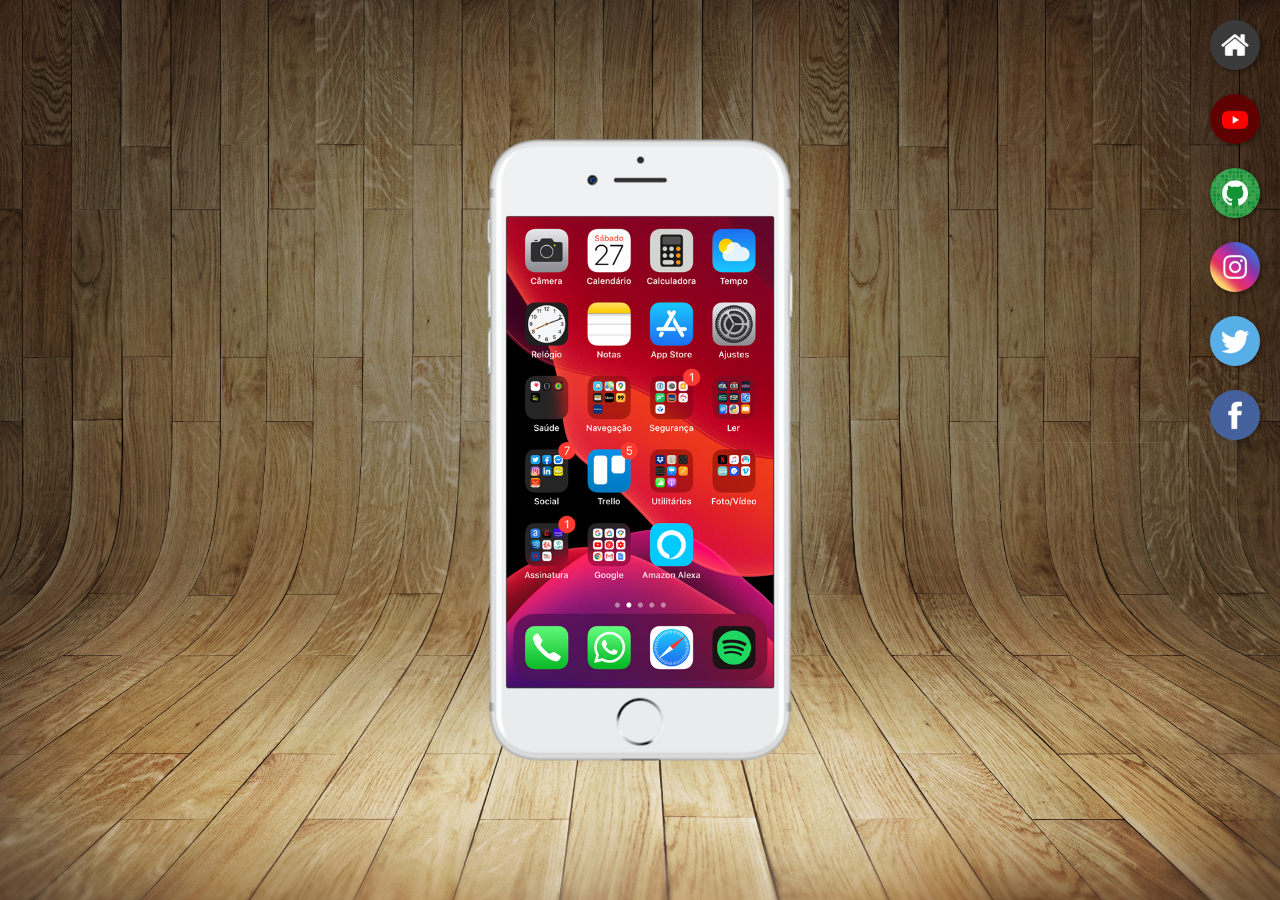
<file: index.html>
<!DOCTYPE html>
<html lang="pt-br">
<head>
    <meta charset="UTF-8">
    <meta name="viewport" content="width=device-width, initial-scale=1.0">
    <link rel="shortcut icon" href="favicon.ico" type="image/x-icon">
    <link rel="stylesheet" href="estilos/style.css">
    <title>Projeto Redes Sociais</title>
</head>
<body>
    <main>
        <section id="telefone">
            <iframe src="home.html" name="tela" id="tela" frameborder="0">
                <p>Infelizmente seu navegador não é compatível com isso!</p>
            </iframe>
        </section>
        <section id="redes-sociais">
            <a href="home.html" target="tela"><img src="imagens/logo-home.jpg" alt="Home"></a><br>
            <a href="youtube.html" target="tela"><img src="imagens/logo-youtube.jpg" alt="YouTube"></a><br>
            <a href="github.html" target="tela"><img src="imagens/logo-github.jpg" alt="GitHub"></a><br>
            <a href="instagram.html" target="tela"><img src="imagens/logo-instagram.jpg" alt="Instagram"></a><br>
            <a href="twitter.html" target="tela"><img src="imagens/logo-twitter.jpg" alt="Twitter"></a><br>
            <a href="facebook.html" target="tela"><img src="imagens/logo-facebook.jpg" alt="Facebook"></a>
        </section>
    </main>
</body>
</html>
</file>
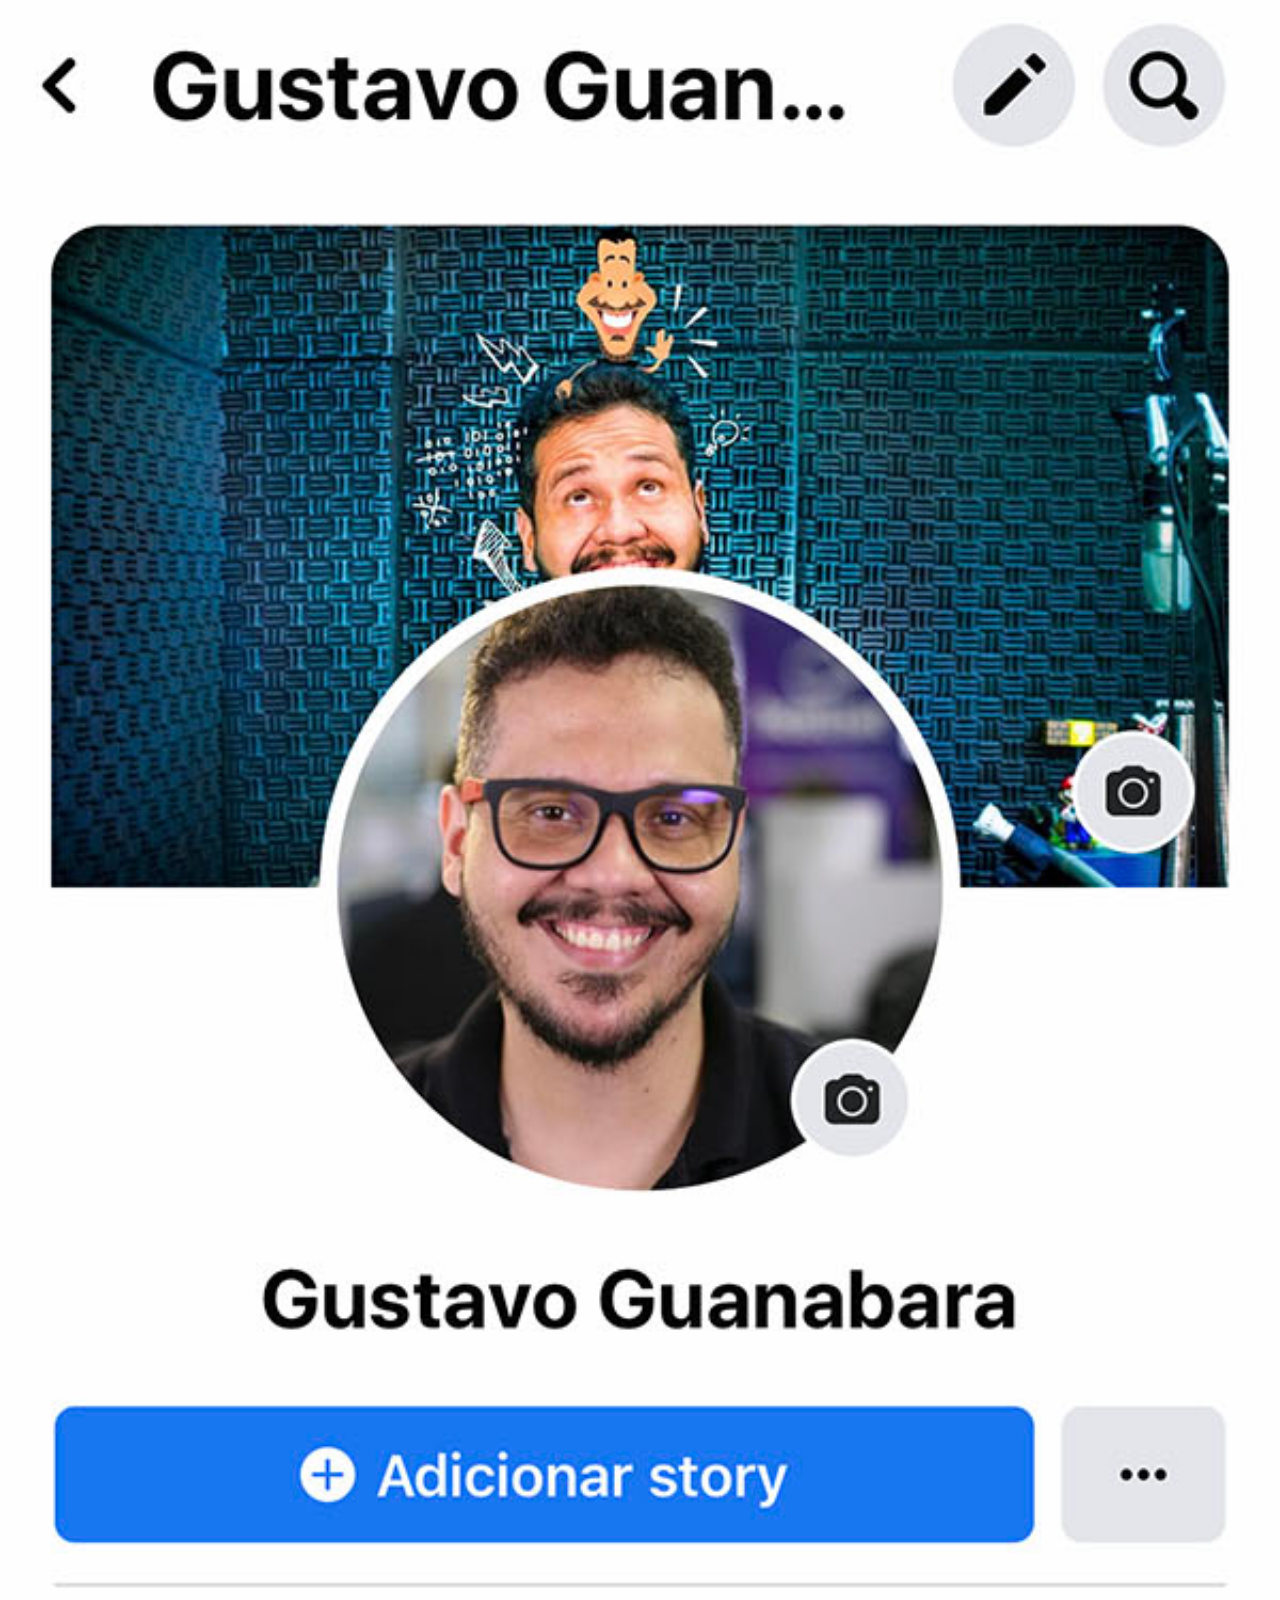
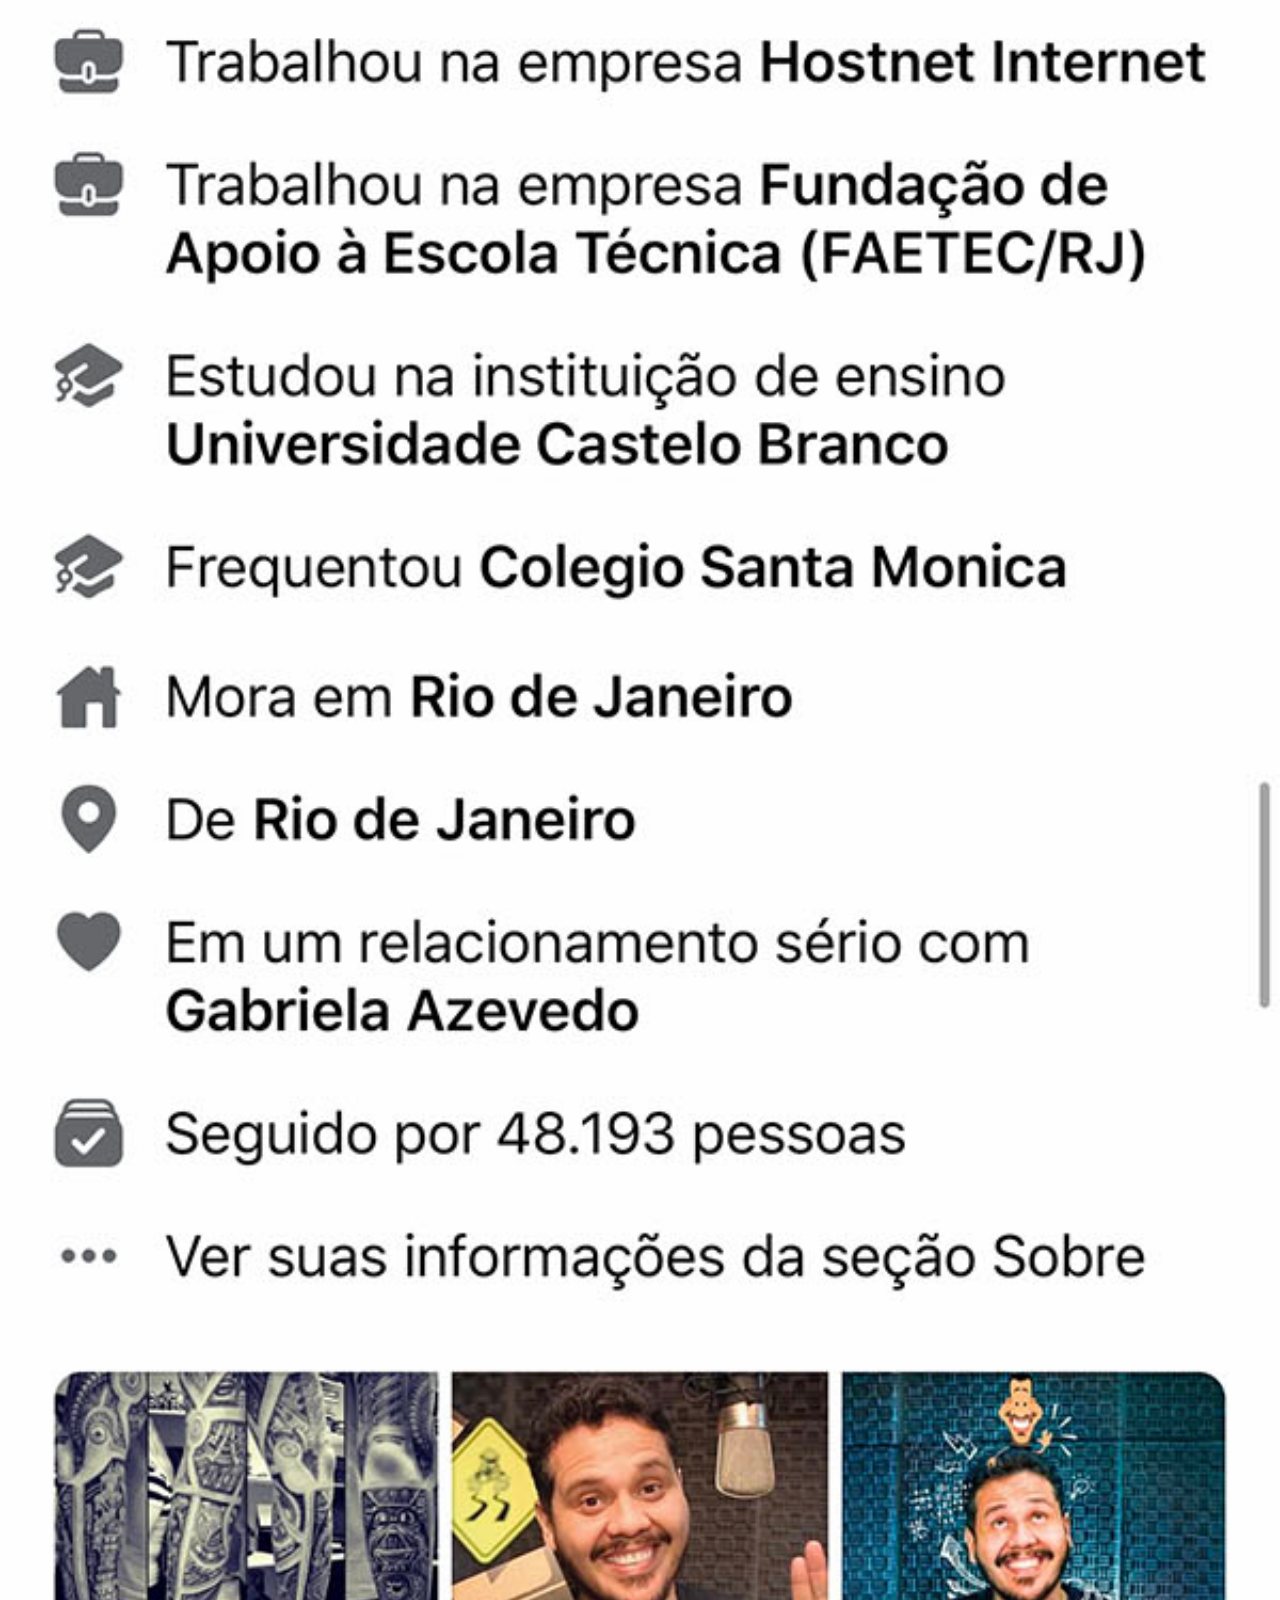
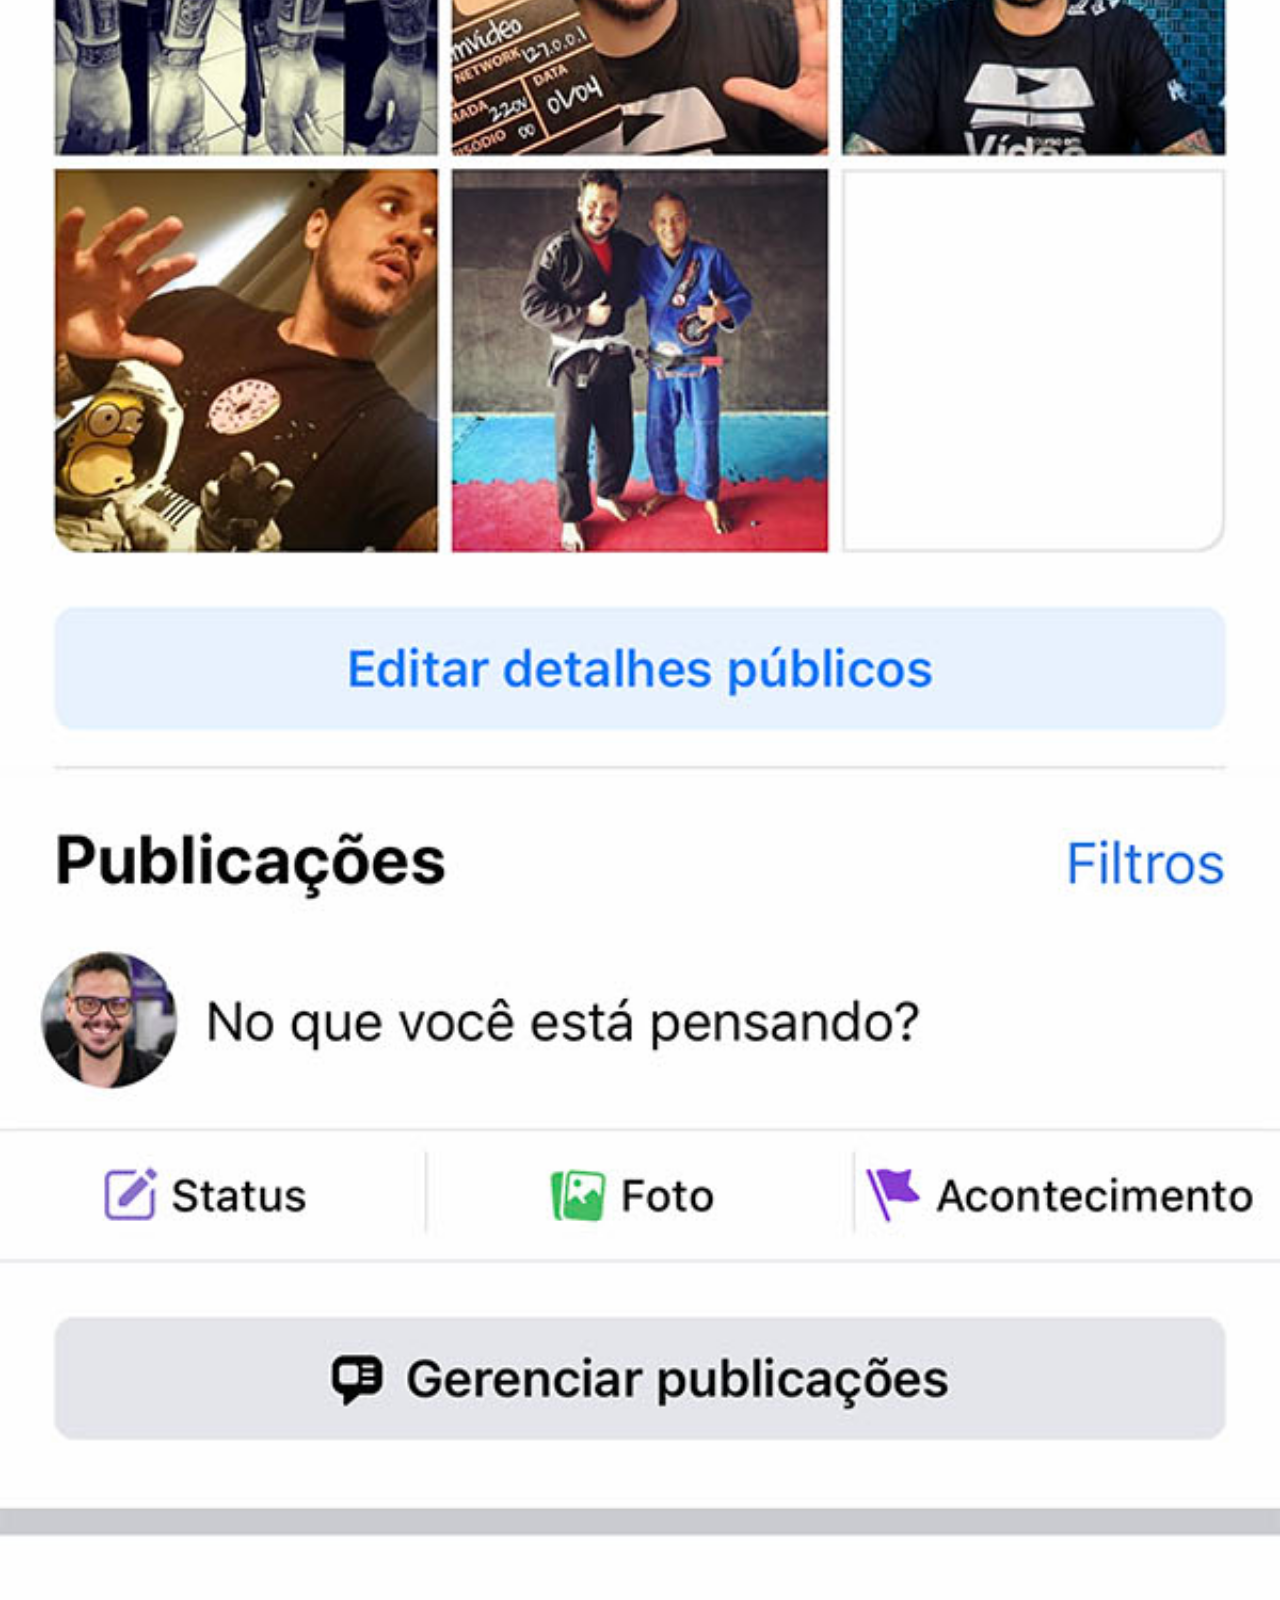
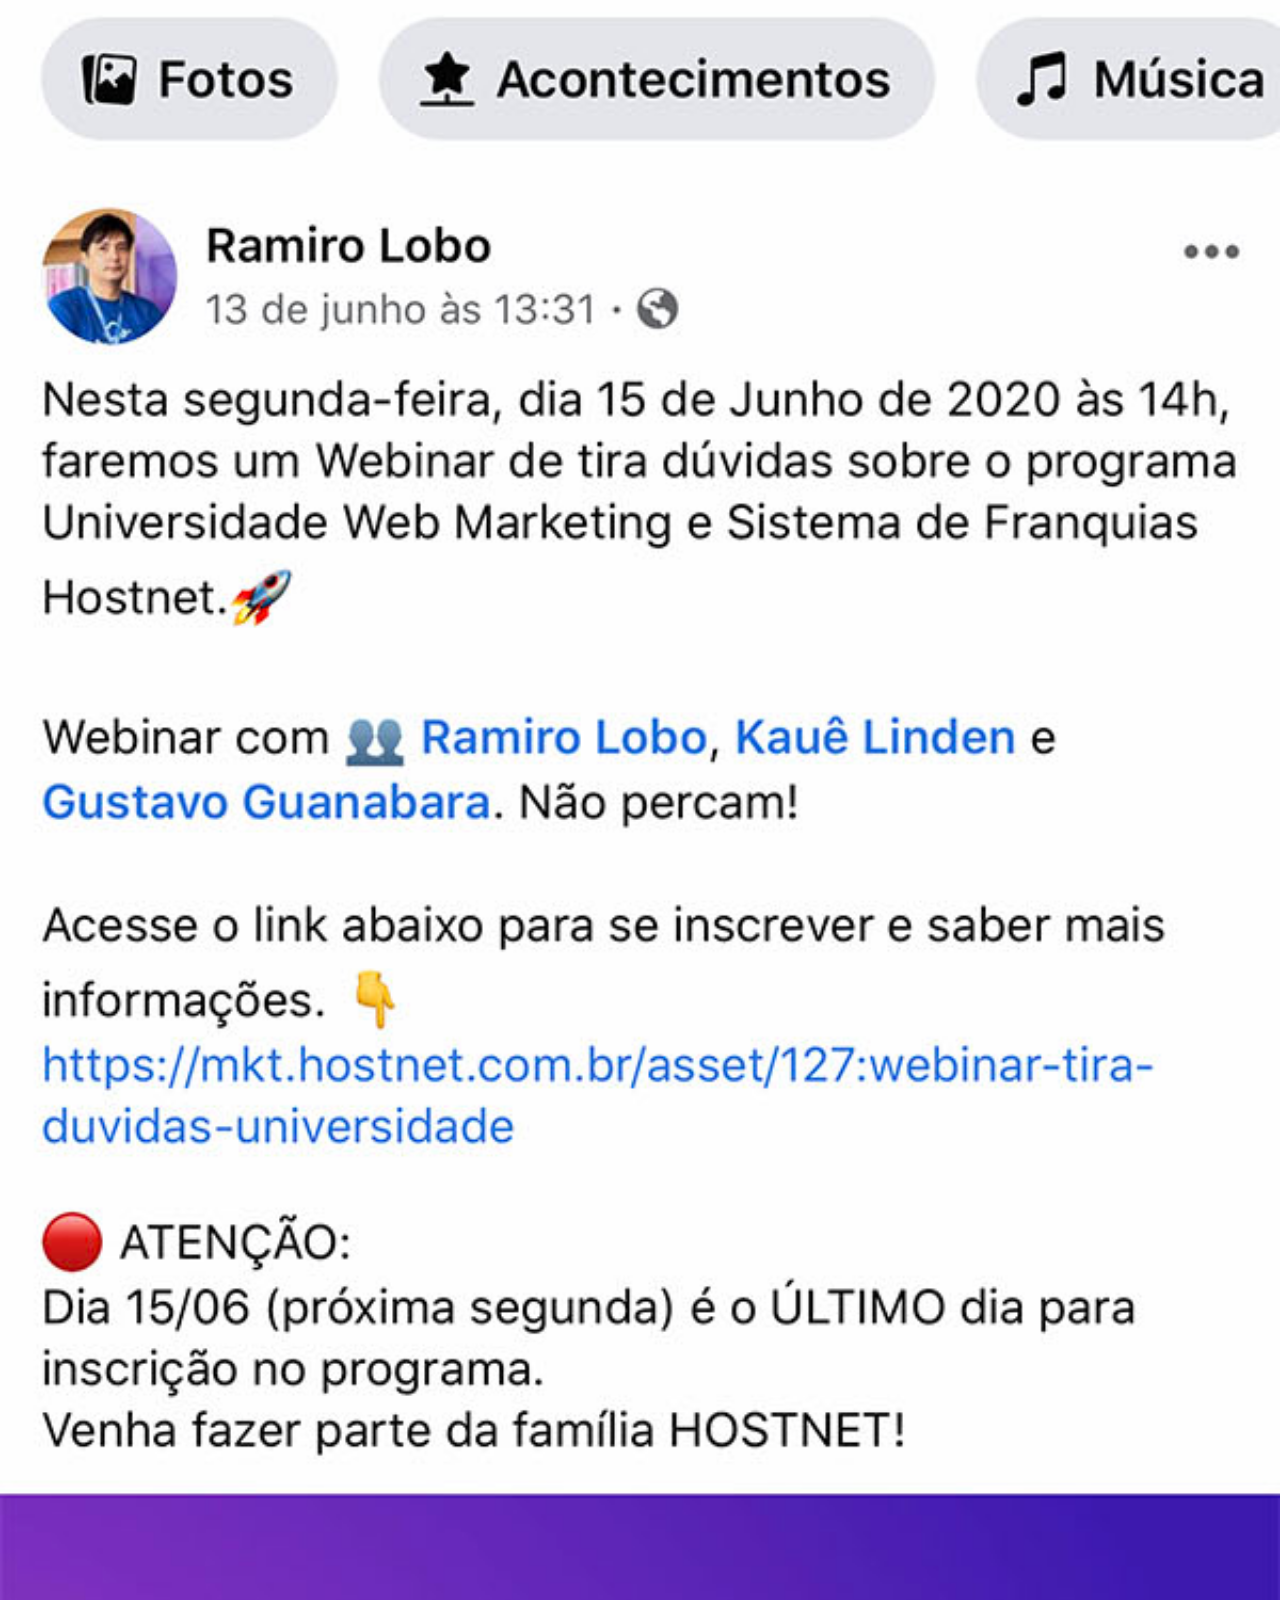
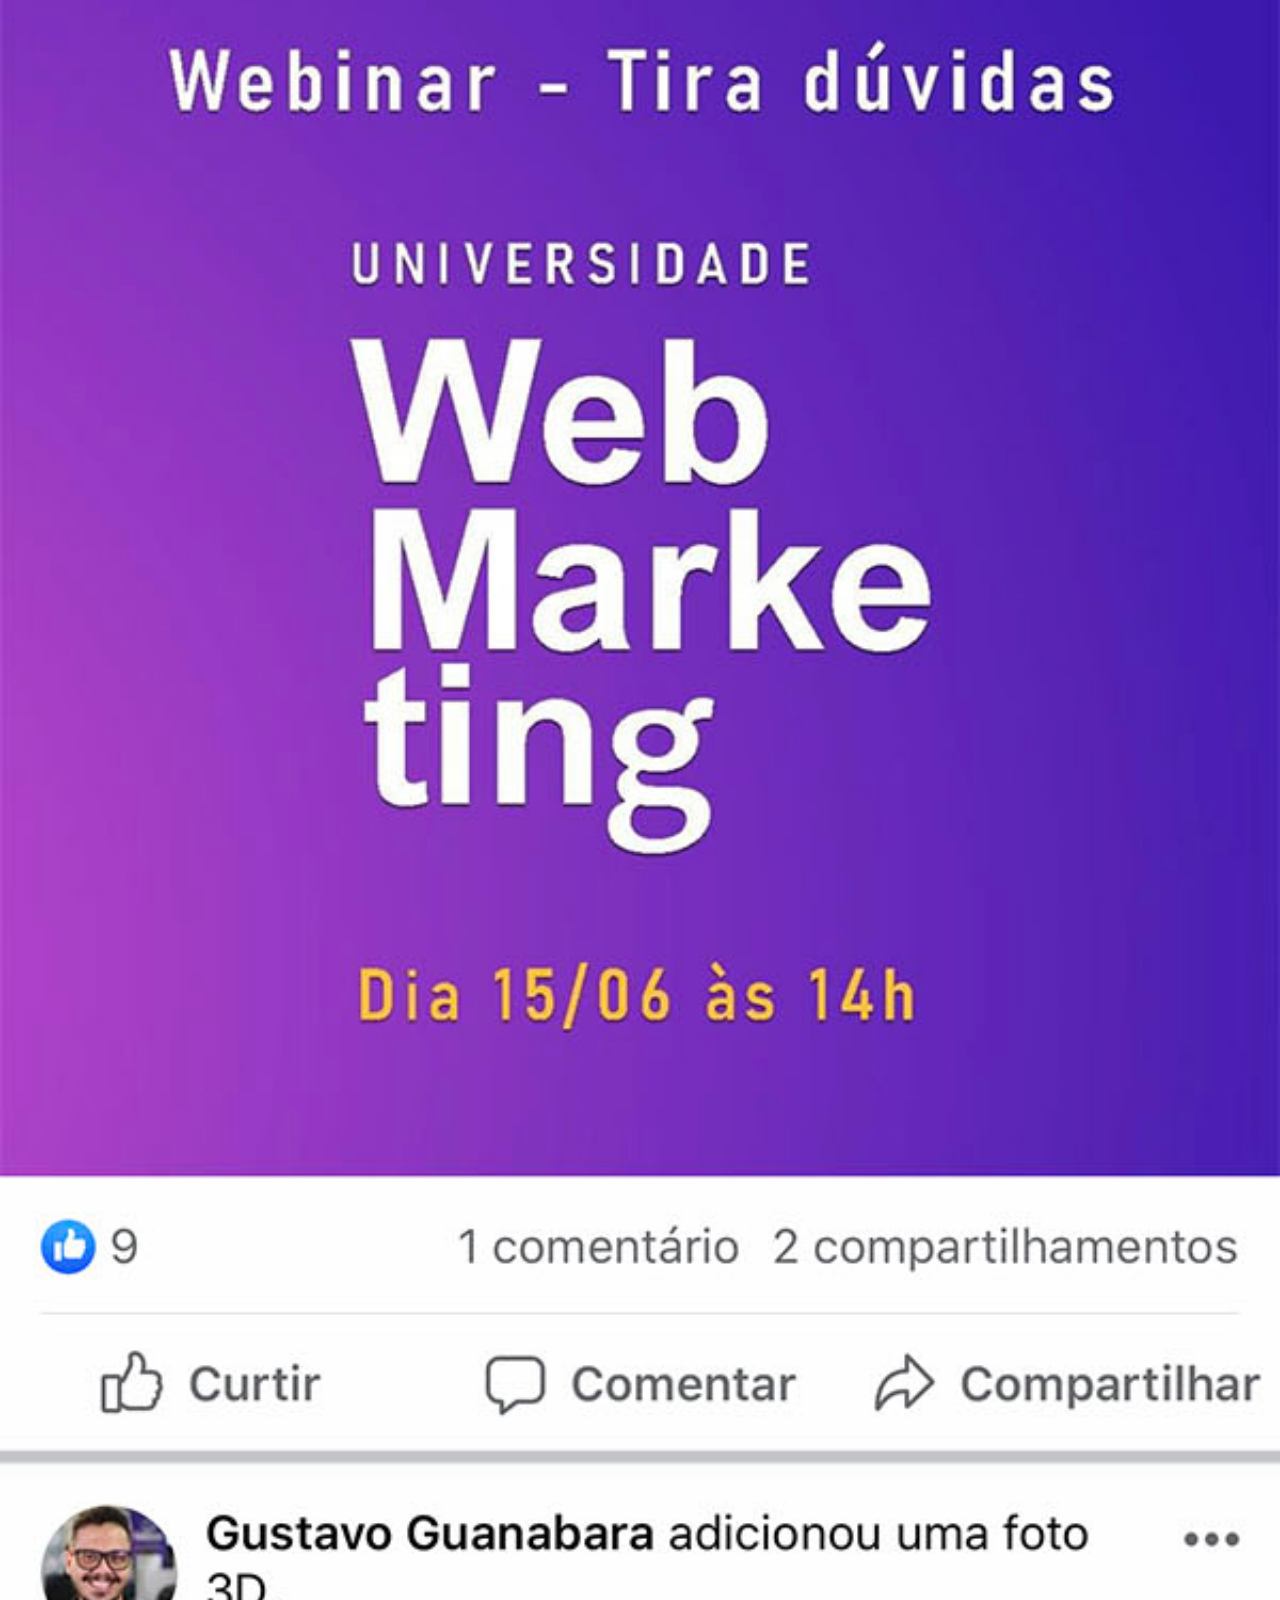
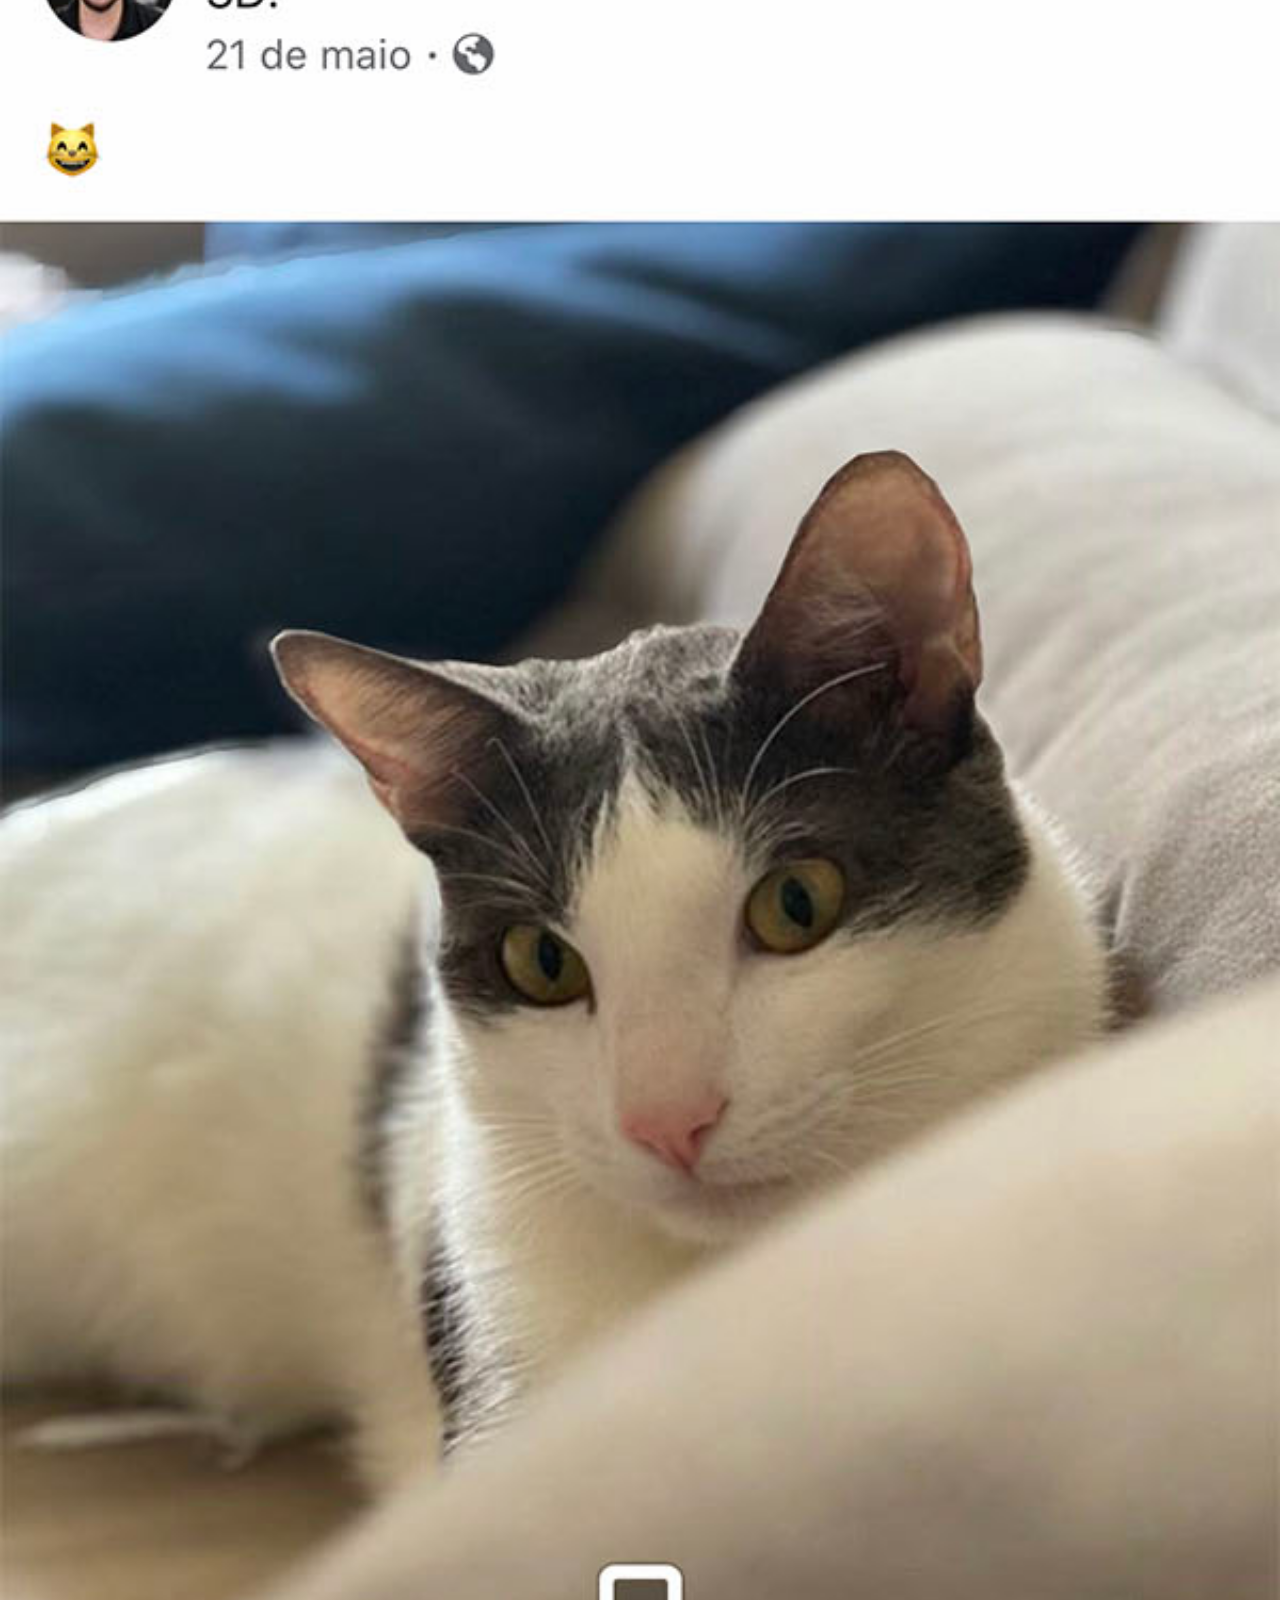
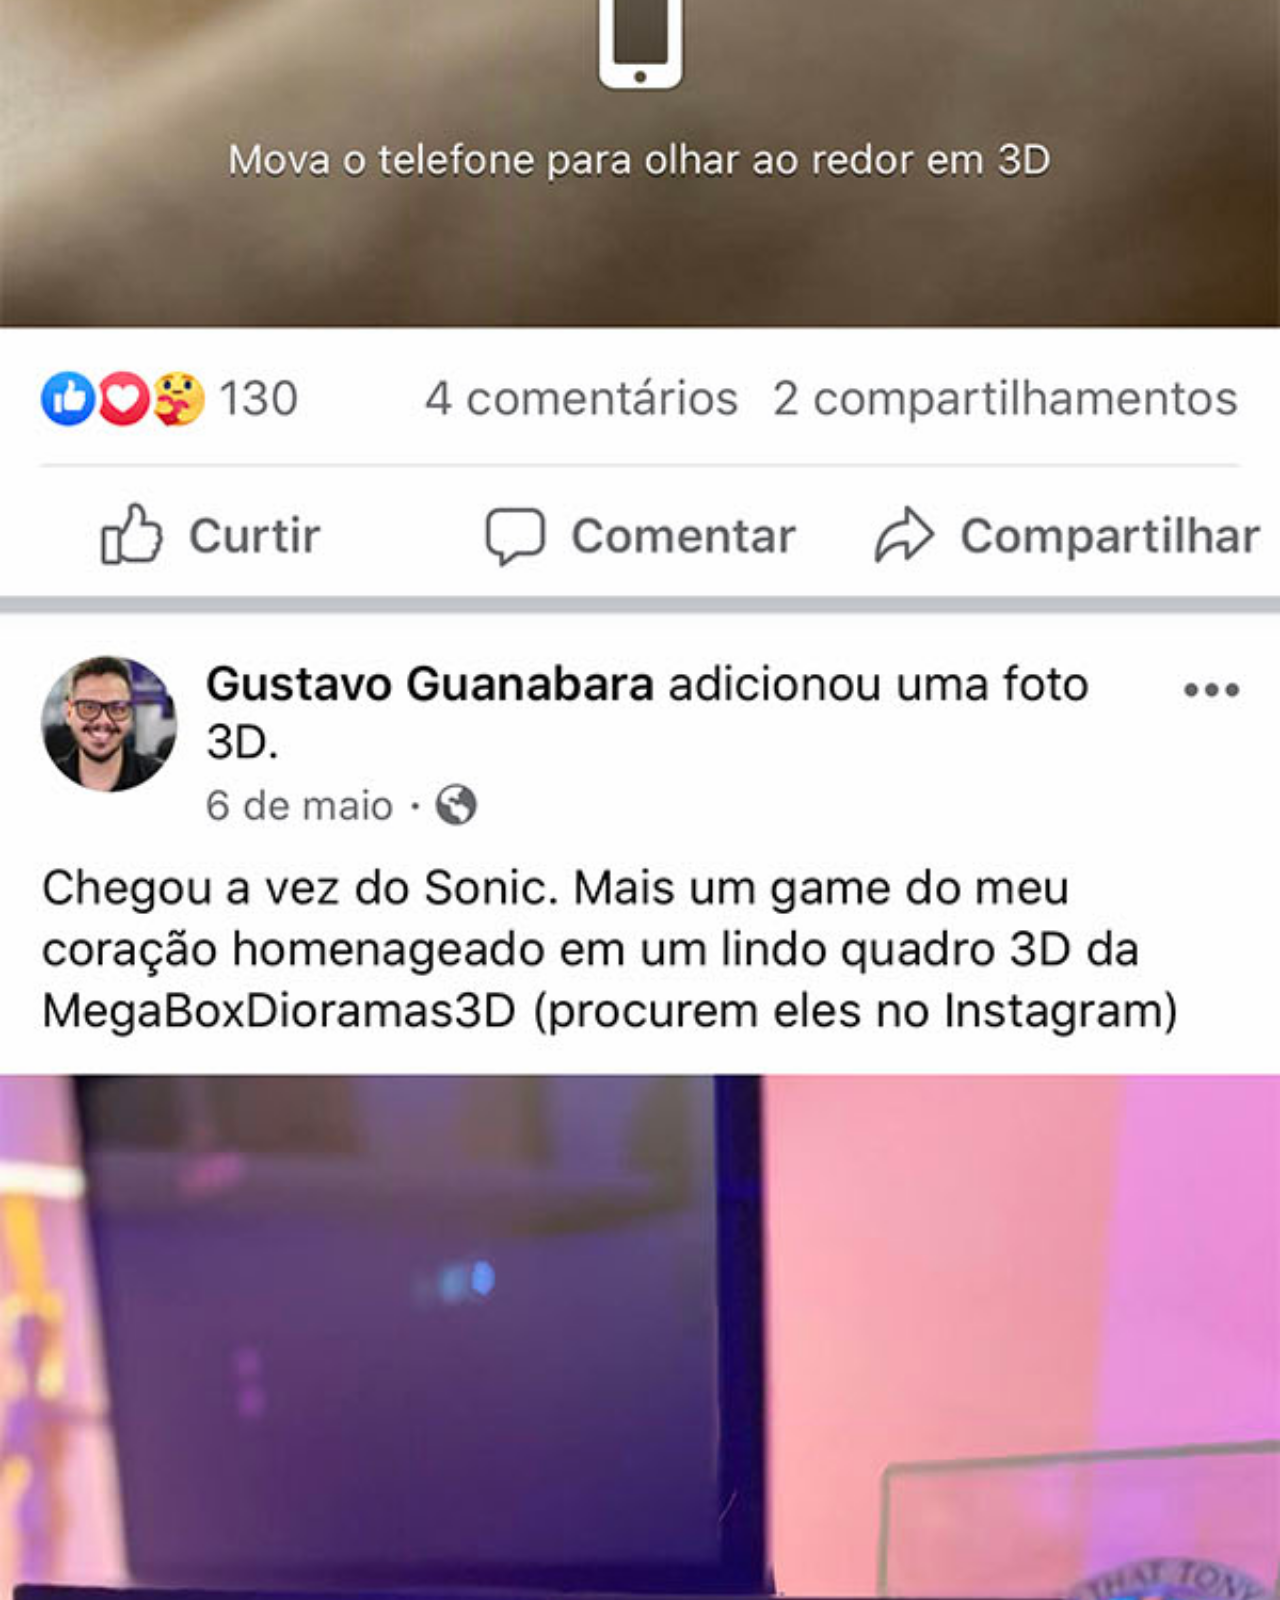
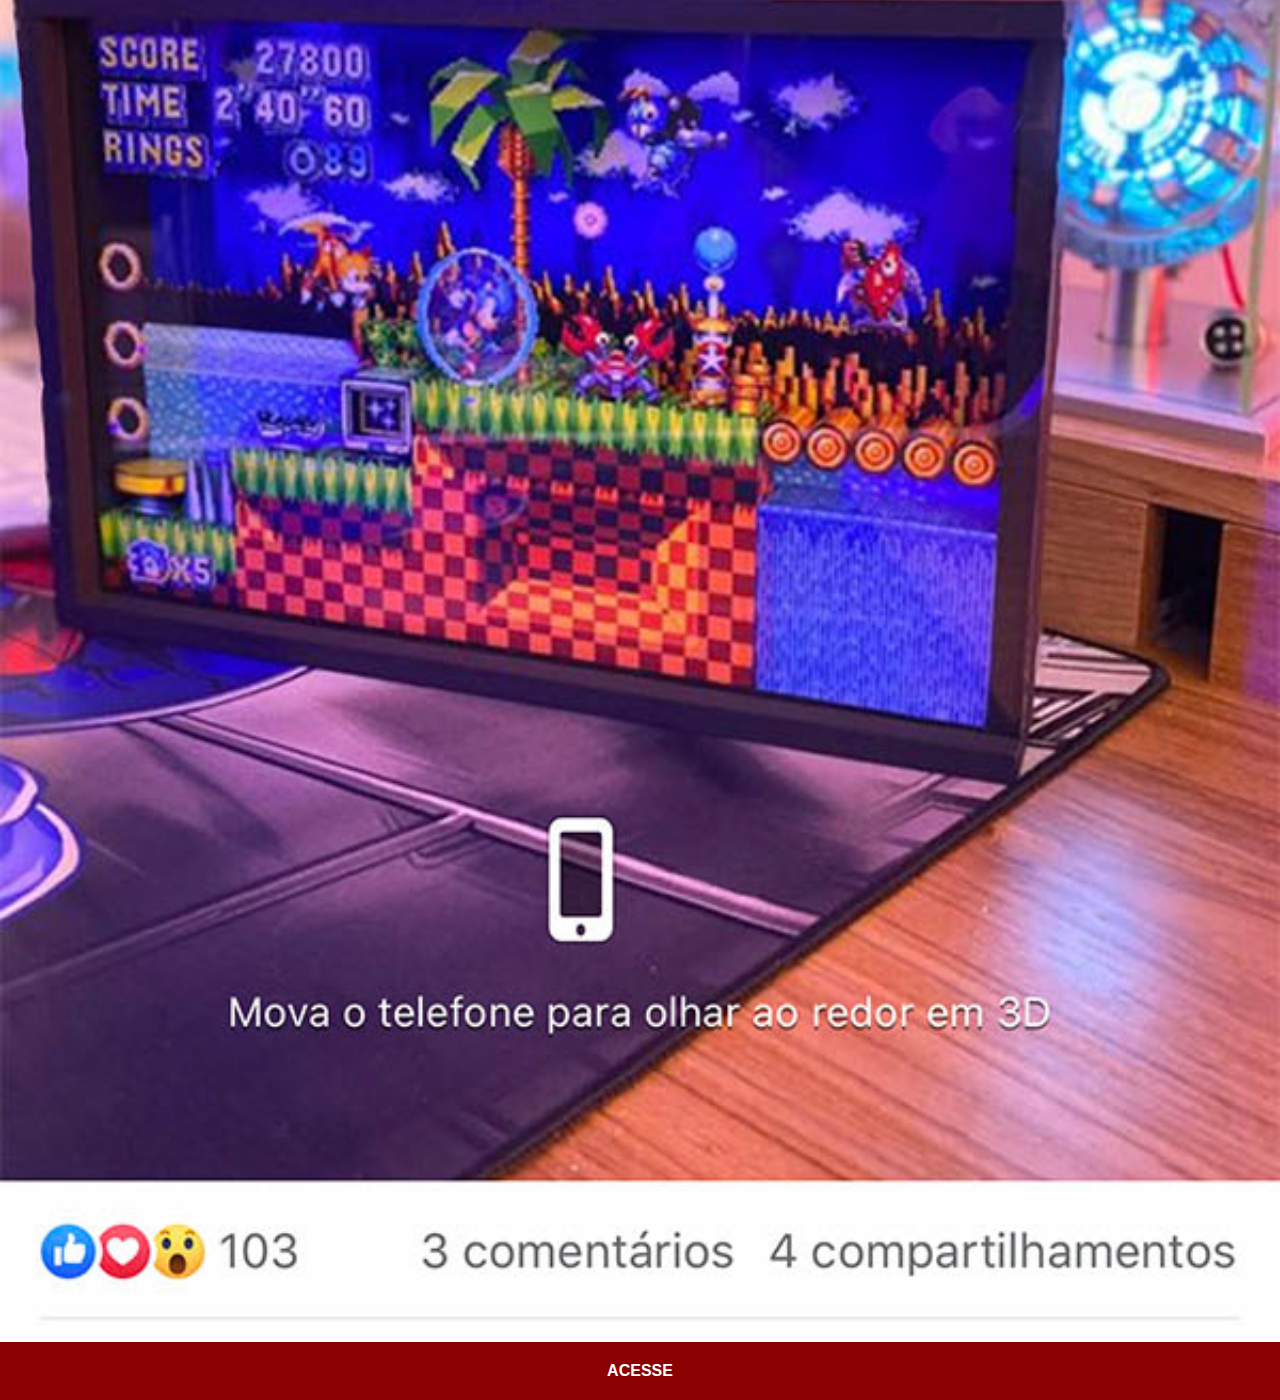
<file: facebook.html>
<!DOCTYPE html>
<html lang="pt-br">
<head>
    <meta charset="UTF-8">
    <meta name="viewport" content="width=device-width, initial-scale=1.0">
    <title>Facebook</title>
    <link rel="stylesheet" href="estilos/social.css">
</head>
<body>
    <img src="imagens/tela-facebook.jpg" alt="Facebook">
    <a href="https://www.facebook.com/gustavoguanabara/?locale=pt_BR" target="_blank" rel="external">ACESSE</a>
</body>
</html>
</file>
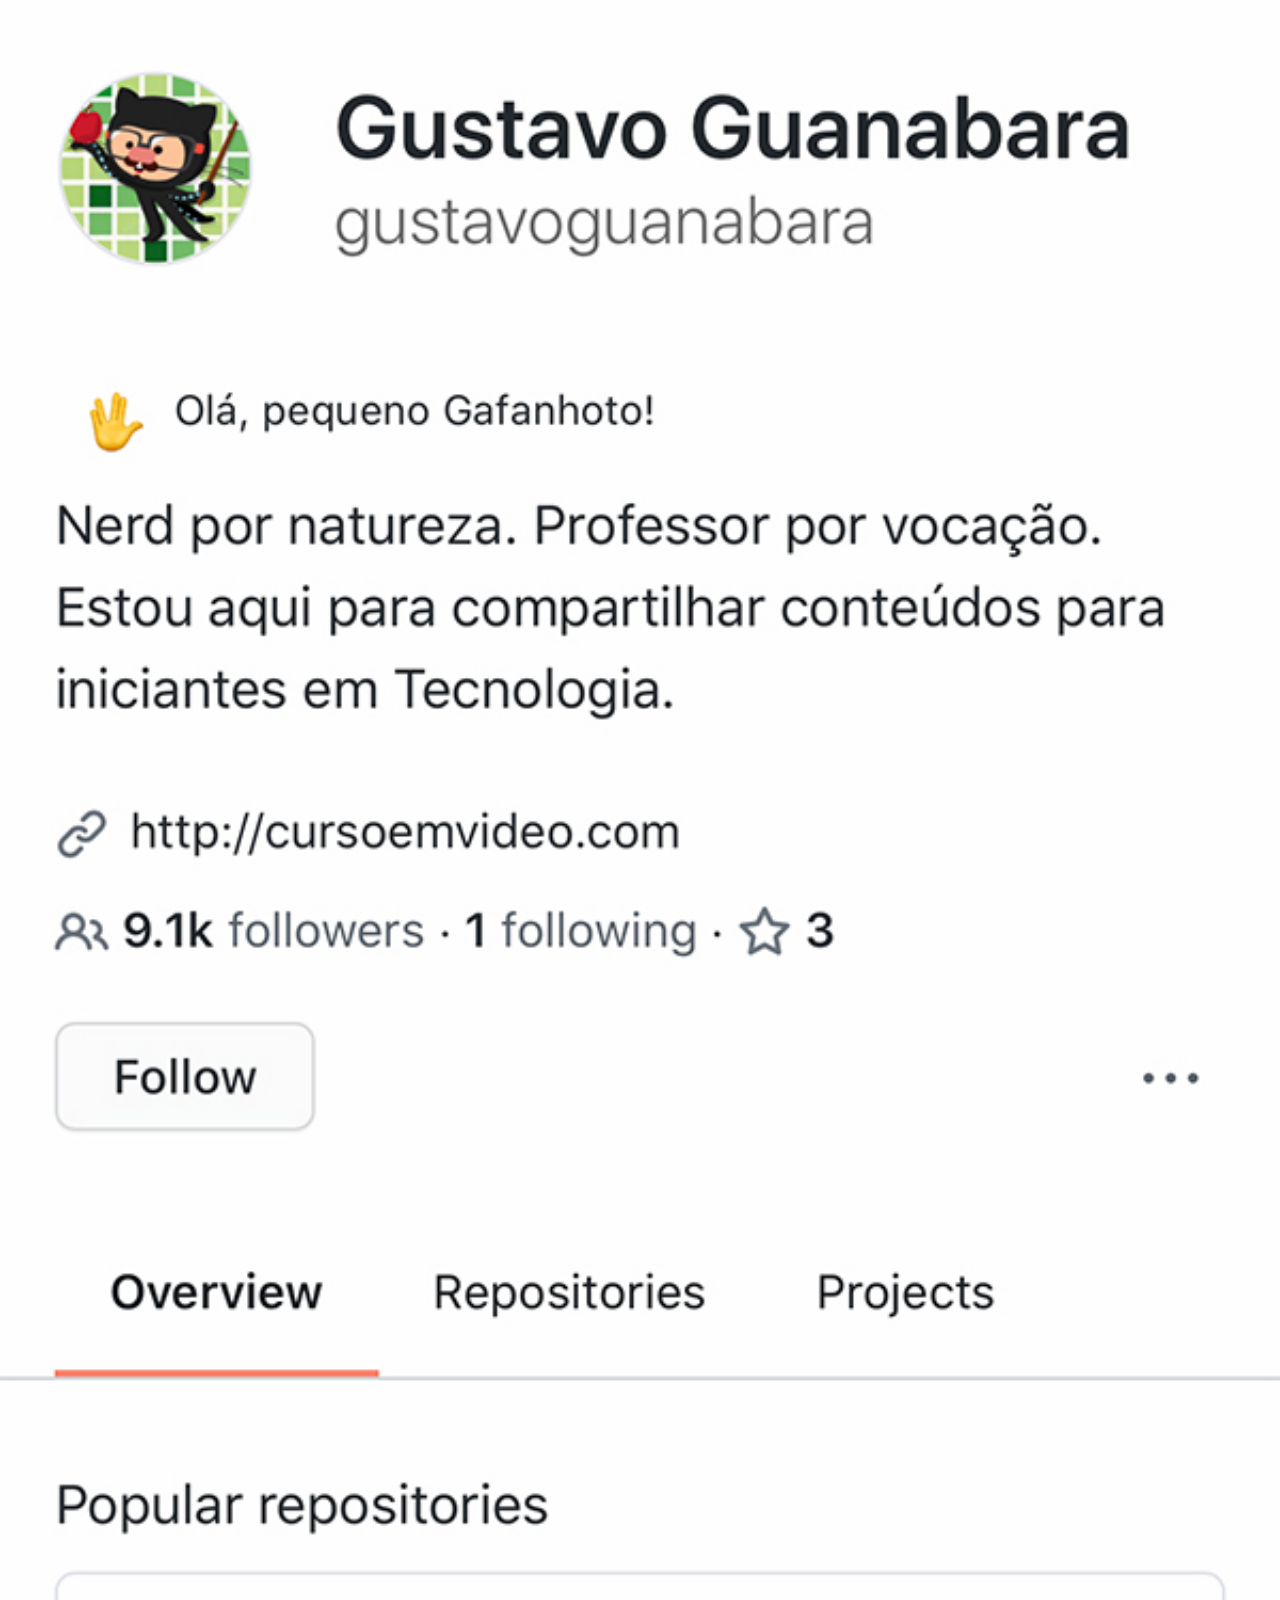
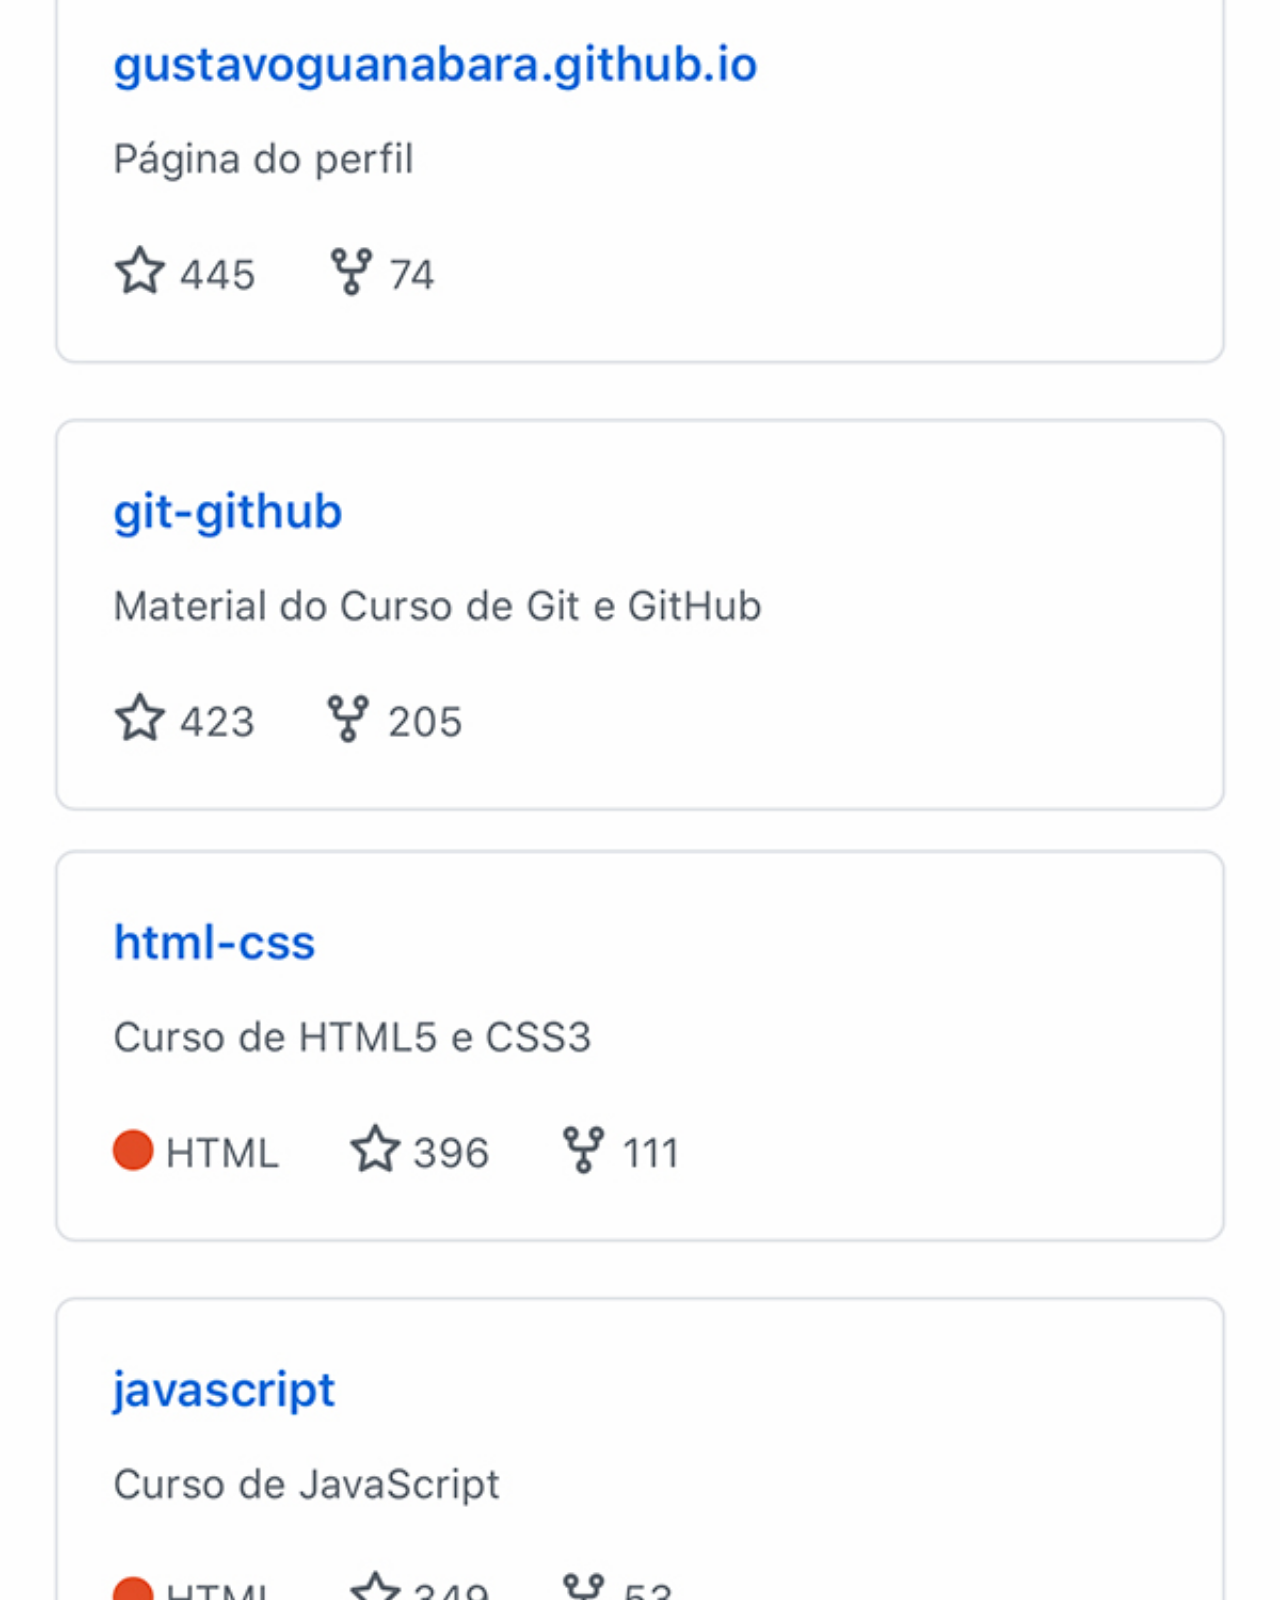
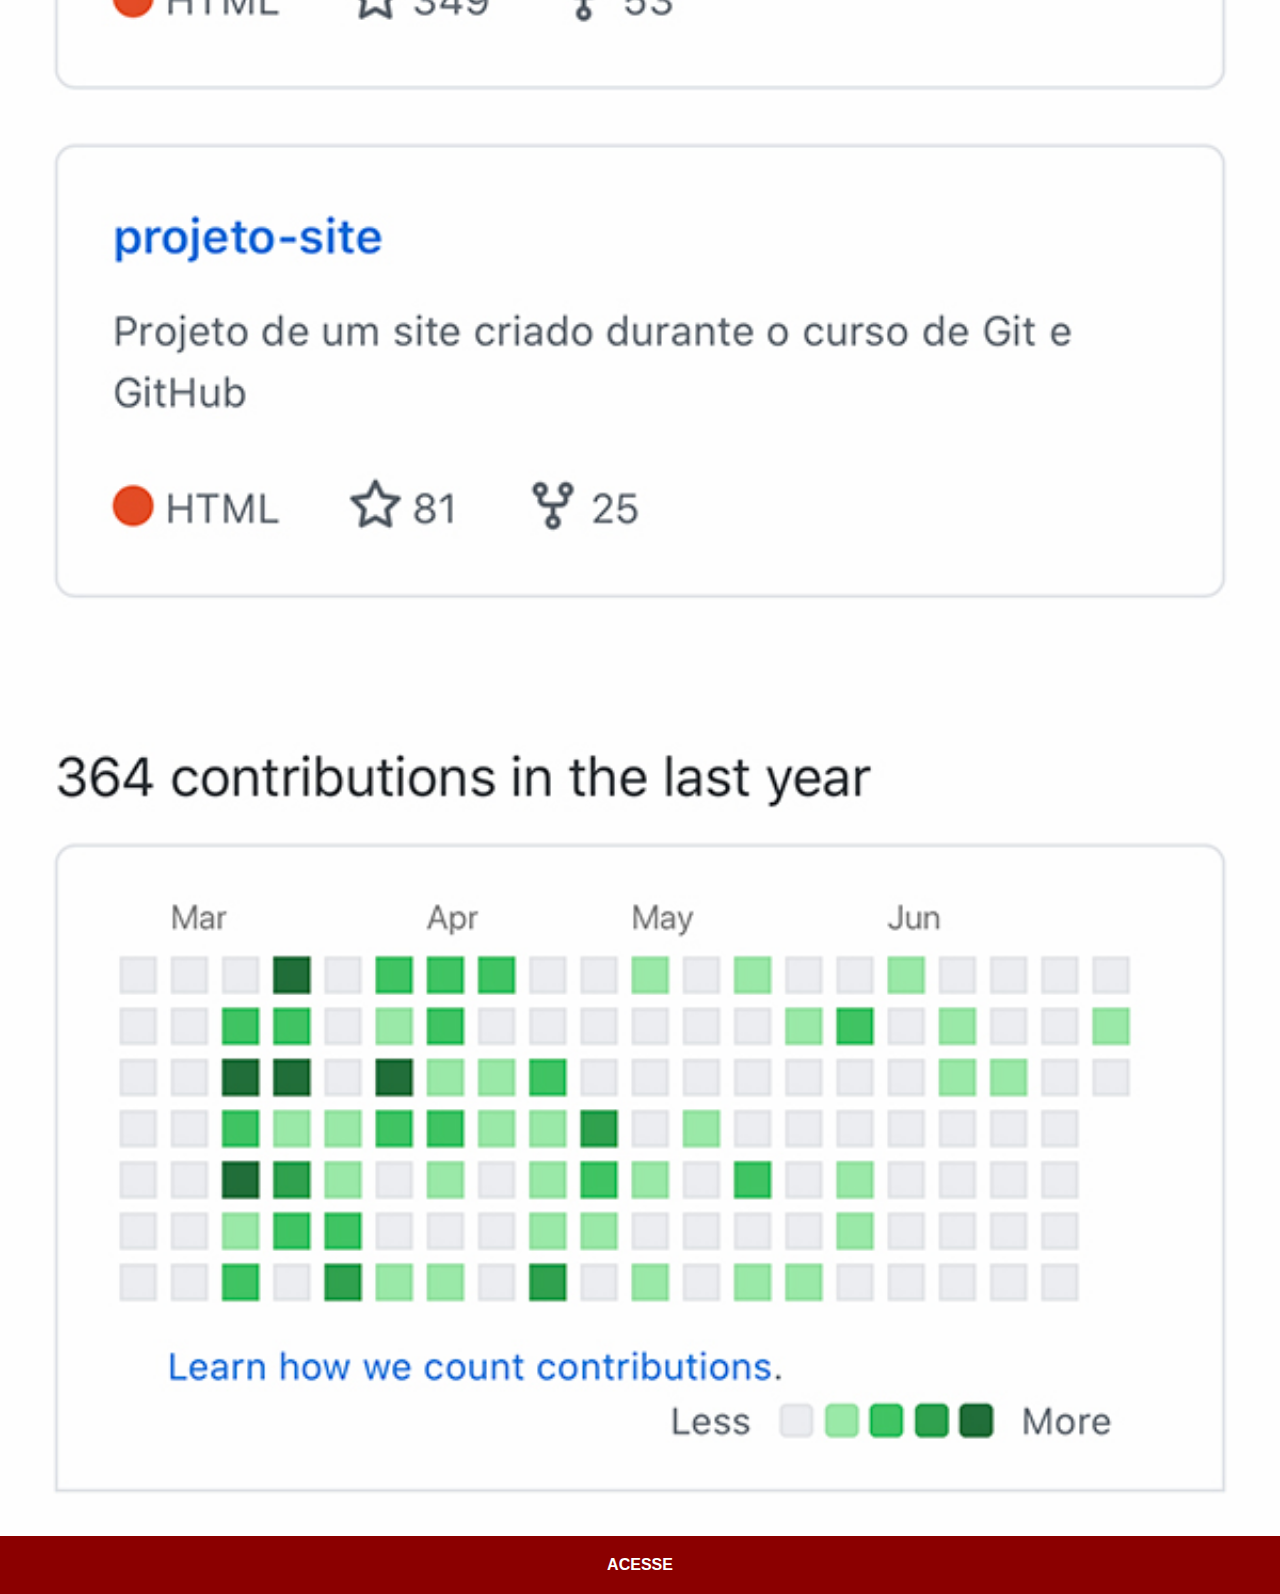
<file: github.html>
<!DOCTYPE html>
<html lang="pt-br">
<head>
    <meta charset="UTF-8">
    <meta name="viewport" content="width=device-width, initial-scale=1.0">
    <title>GitHub</title>
    <link rel="stylesheet" href="estilos/social.css">
</head>
<body>
    <img src="imagens/tela-github.jpg" alt="GitHub">
    <a href="https://github.com/gustavoguanabara" target="_blank" rel="external">ACESSE</a>
</body>
</html>
</file>
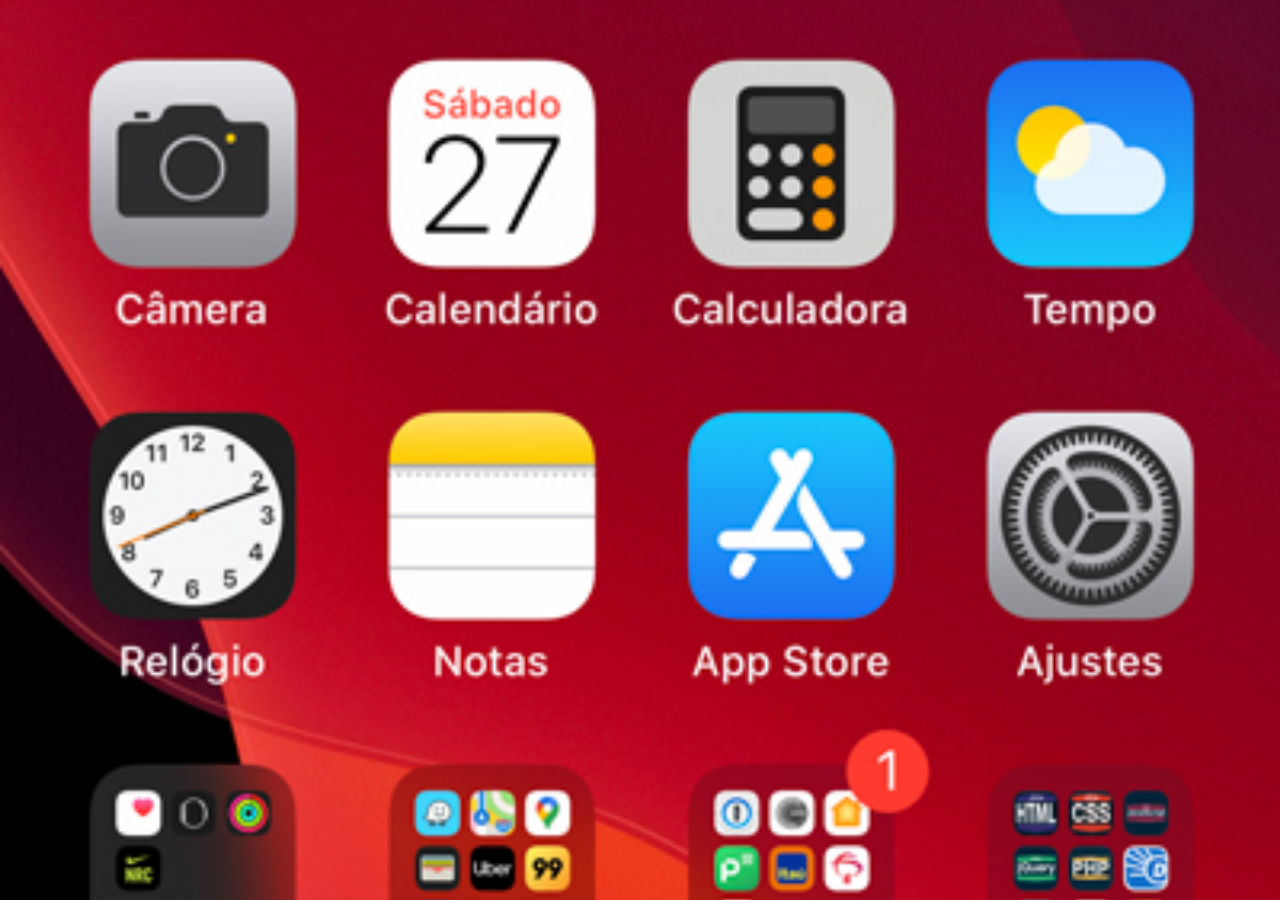
<file: home.html>
<!DOCTYPE html>
<html lang="pt-br">
<head>
    <meta charset="UTF-8">
    <meta name="viewport" content="width=device-width, initial-scale=1.0">
    <title>Home</title>
    <style>
        * {
            margin: 0px;
            padding: 0px;
        }

        body {
            width: 100vw;
            height: 100vh;
            background: black url('imagens/tela-home.jpg') top center no-repeat;
            background-size: cover;
        }
    </style>
</head>
<body>
    
</body>
</html>
</file>
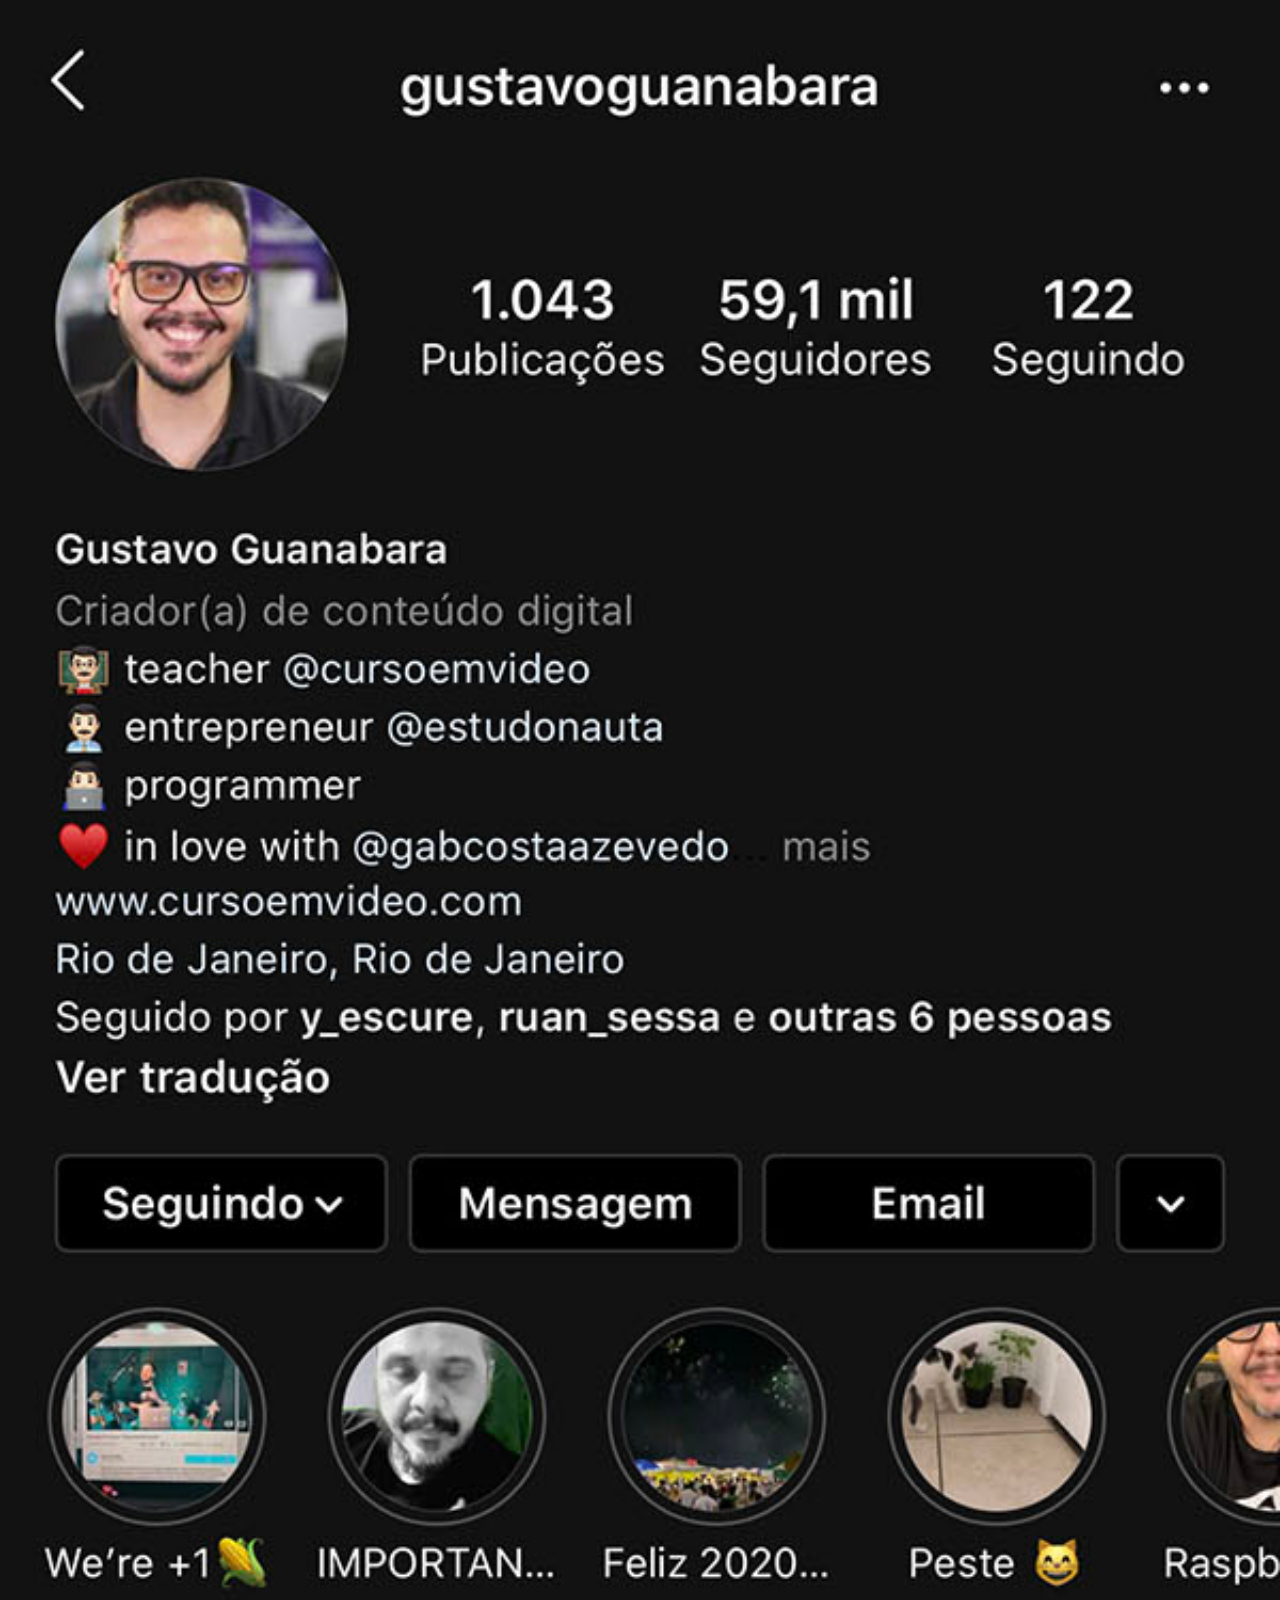
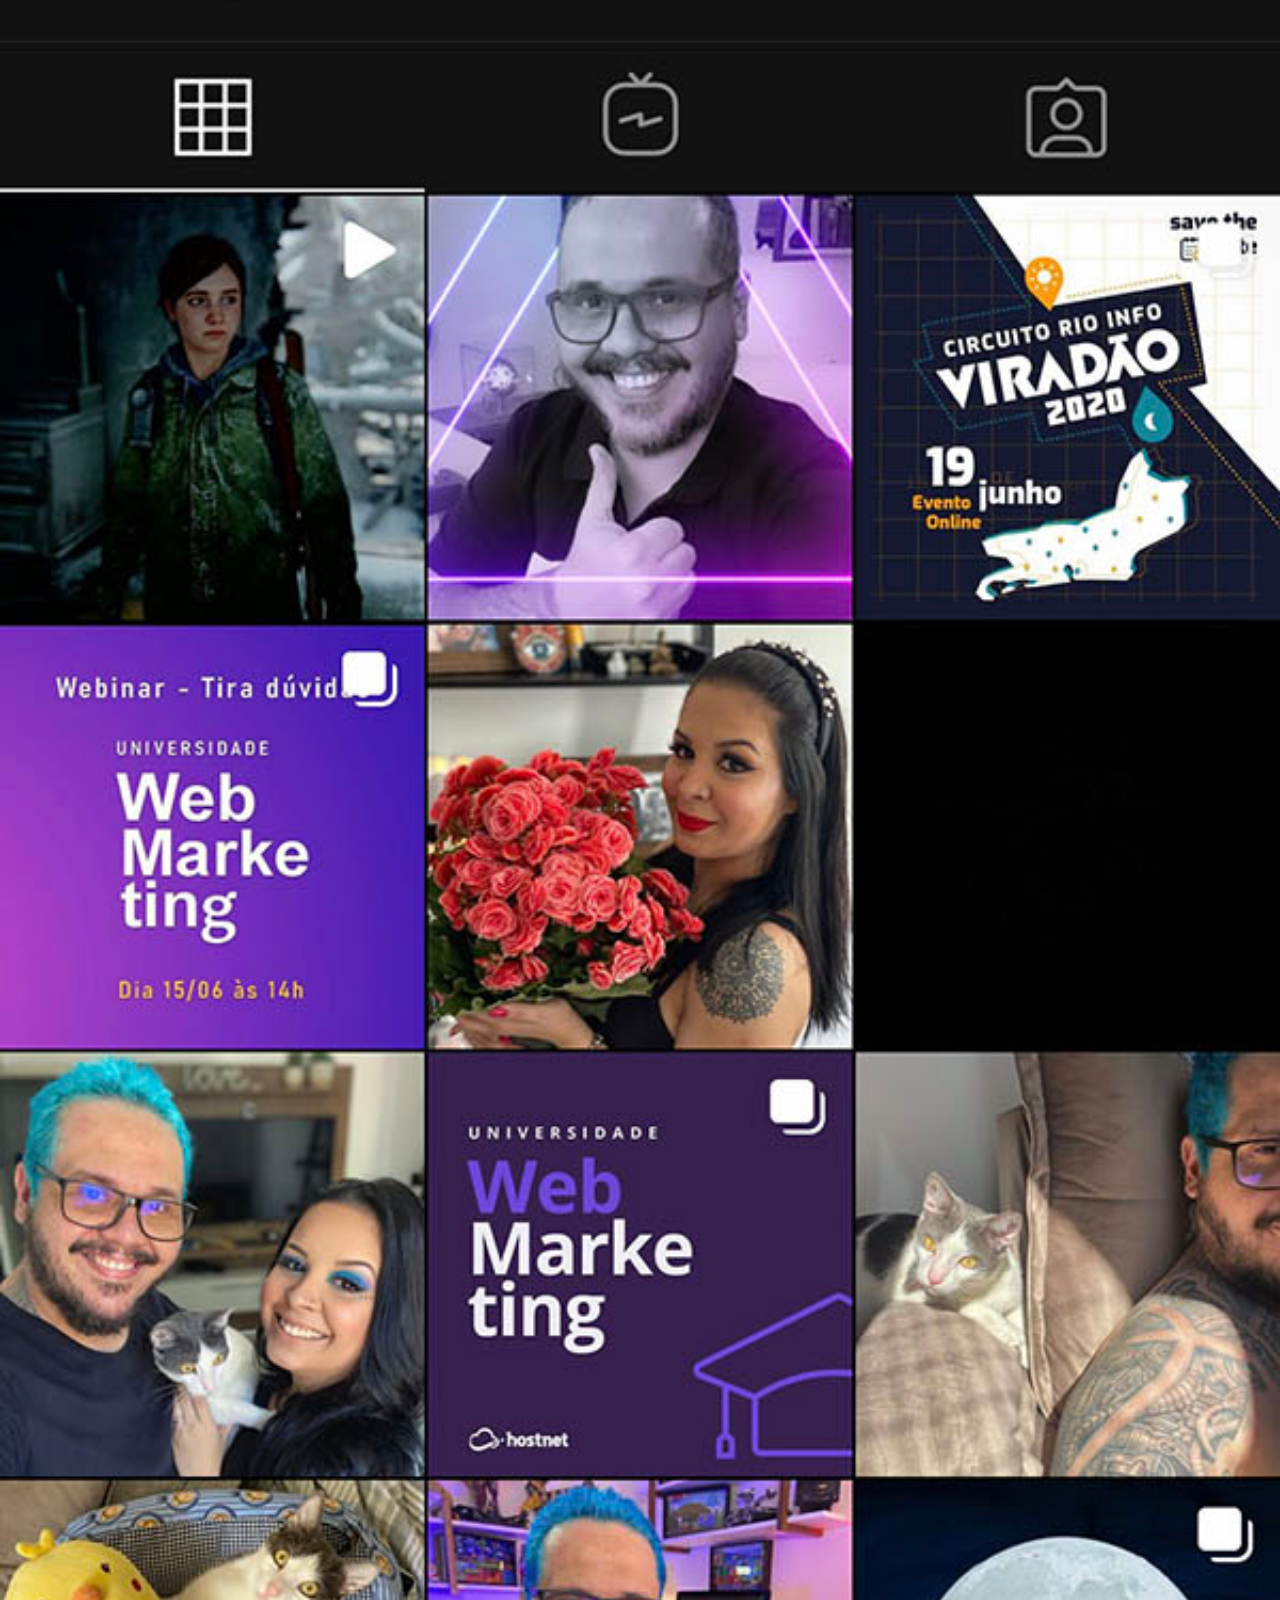
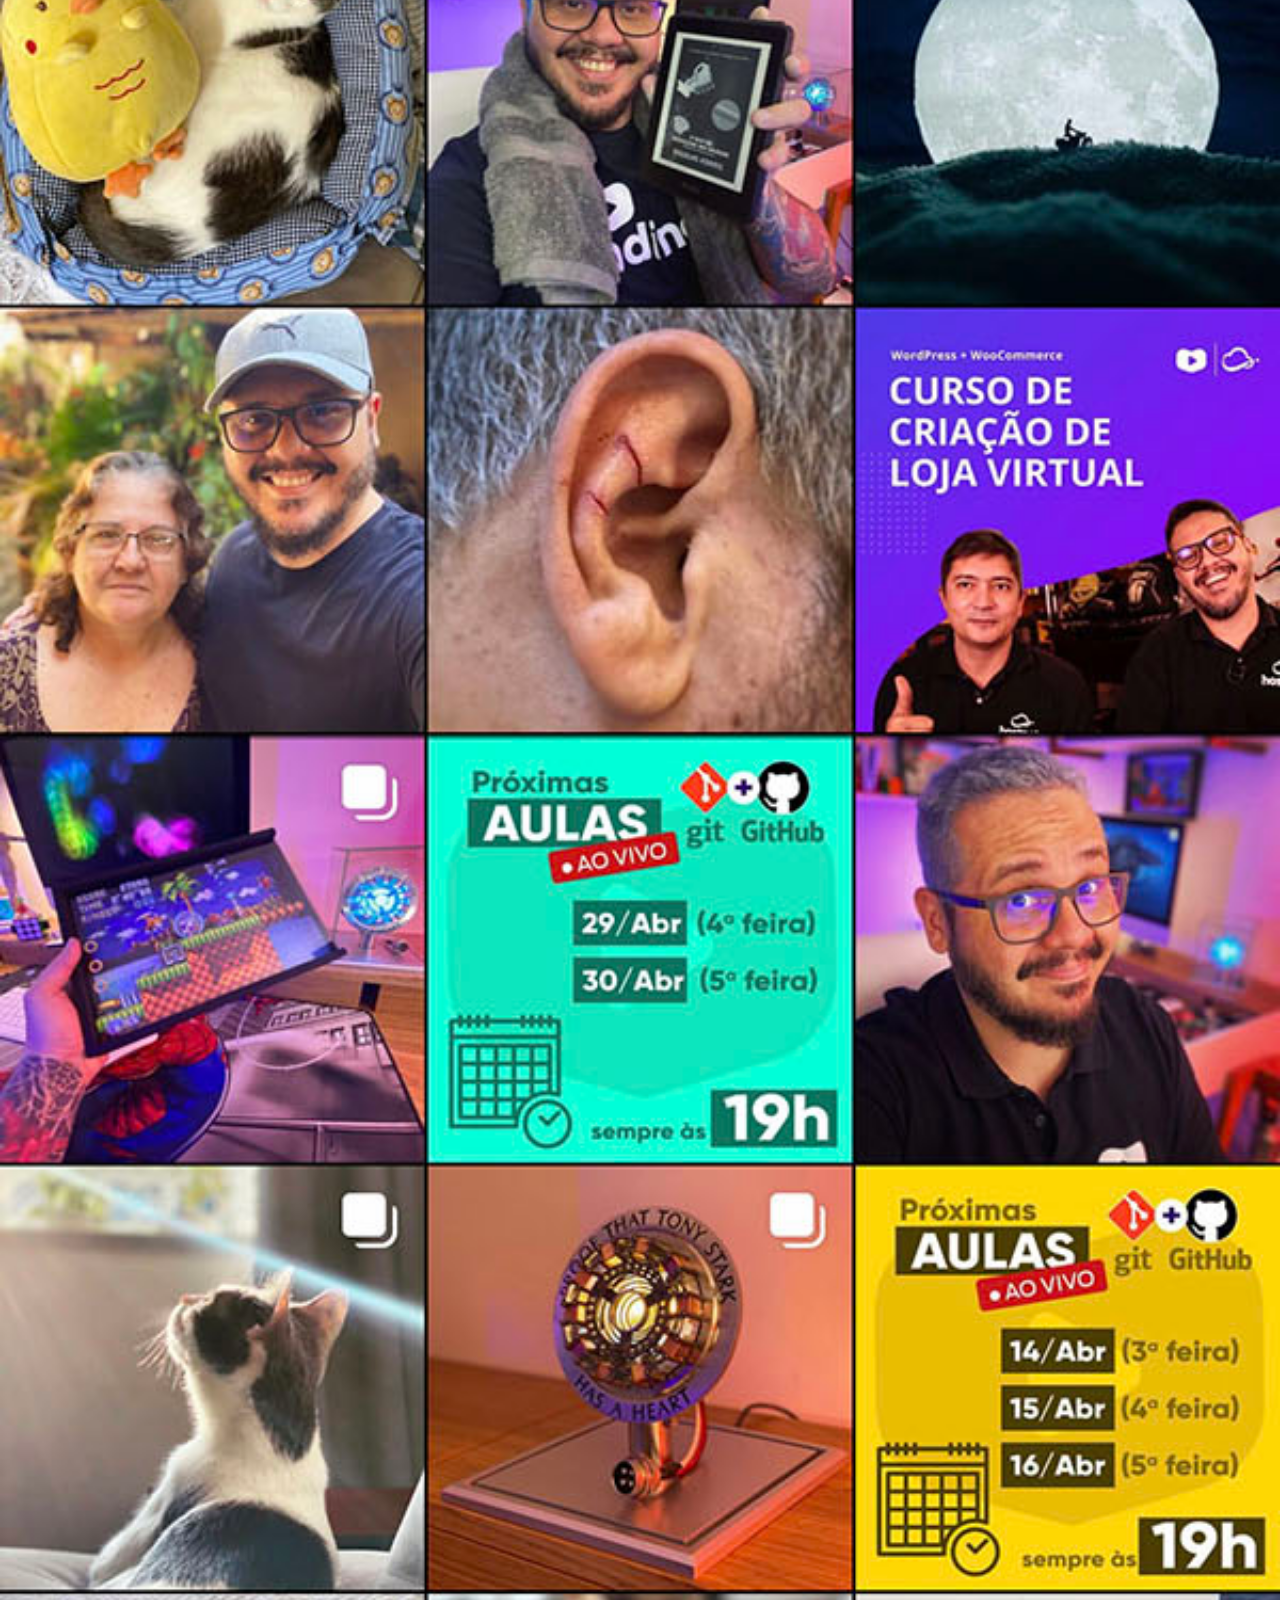
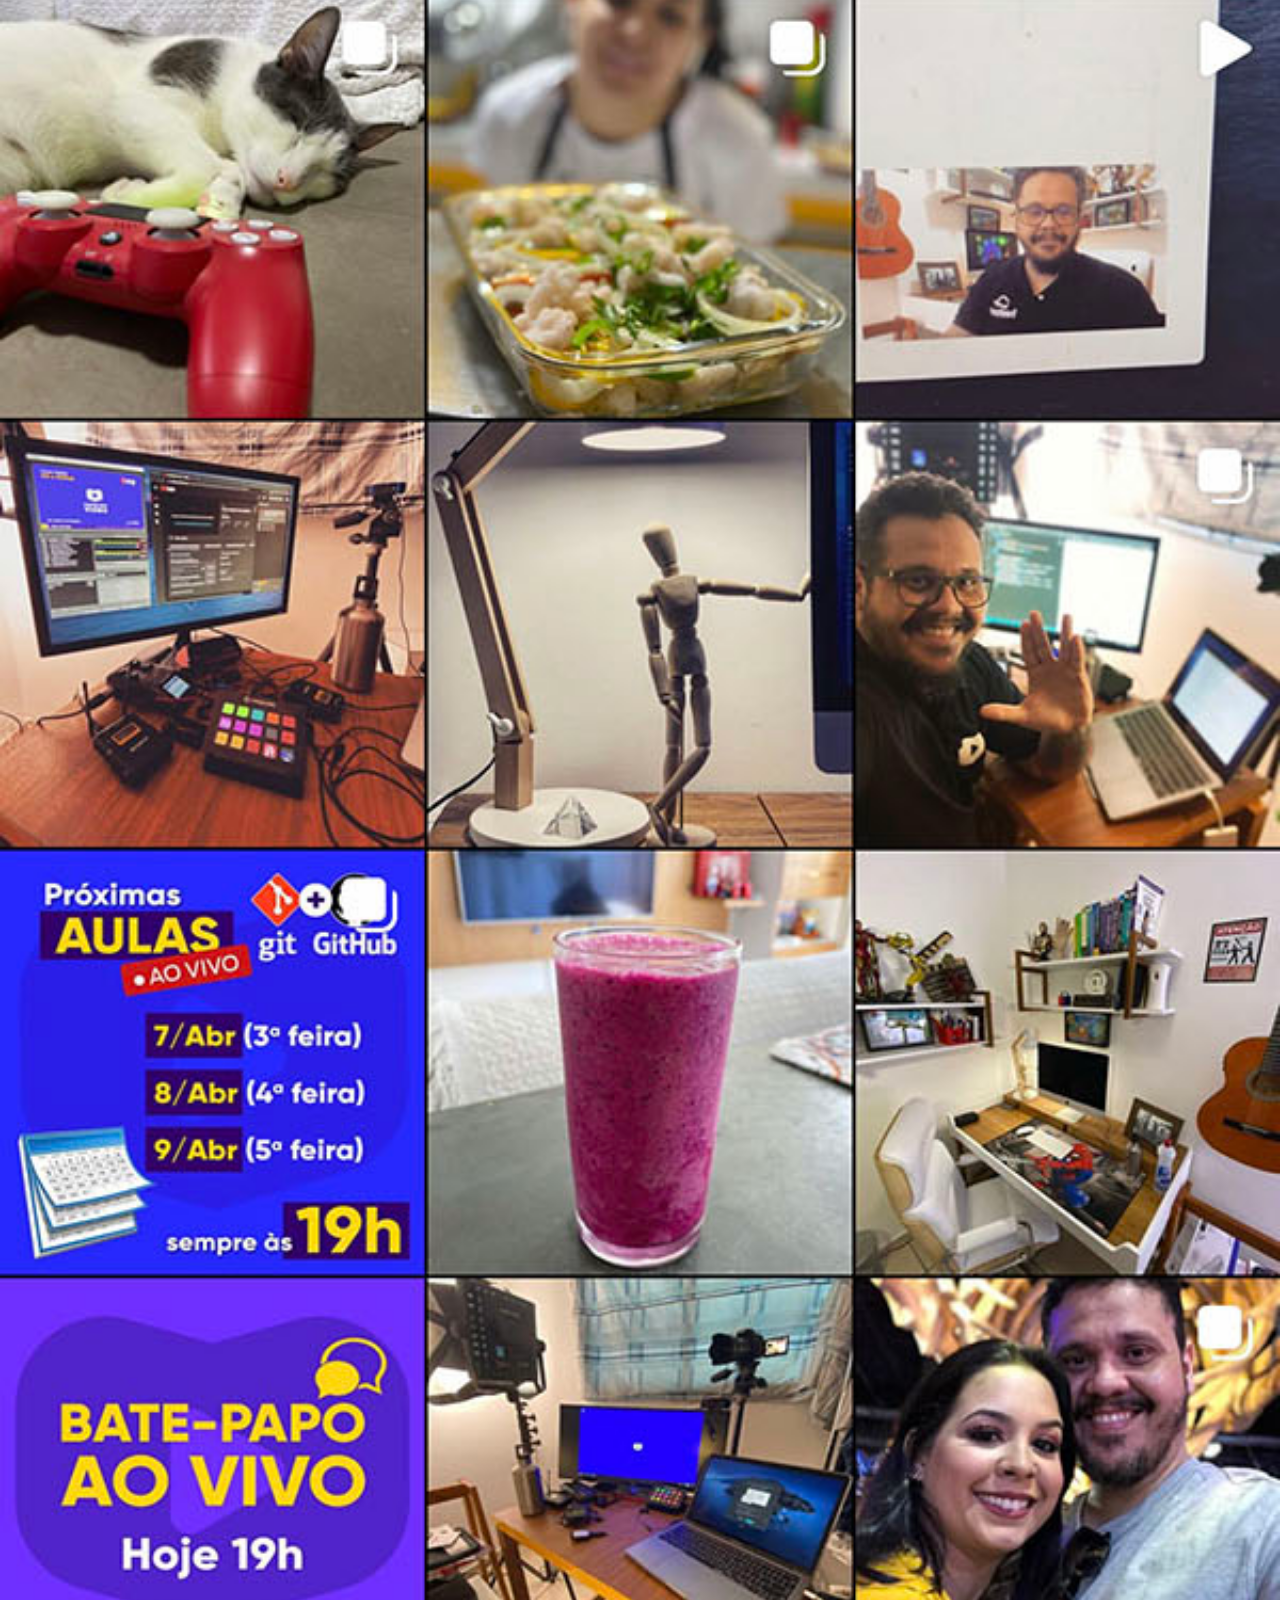
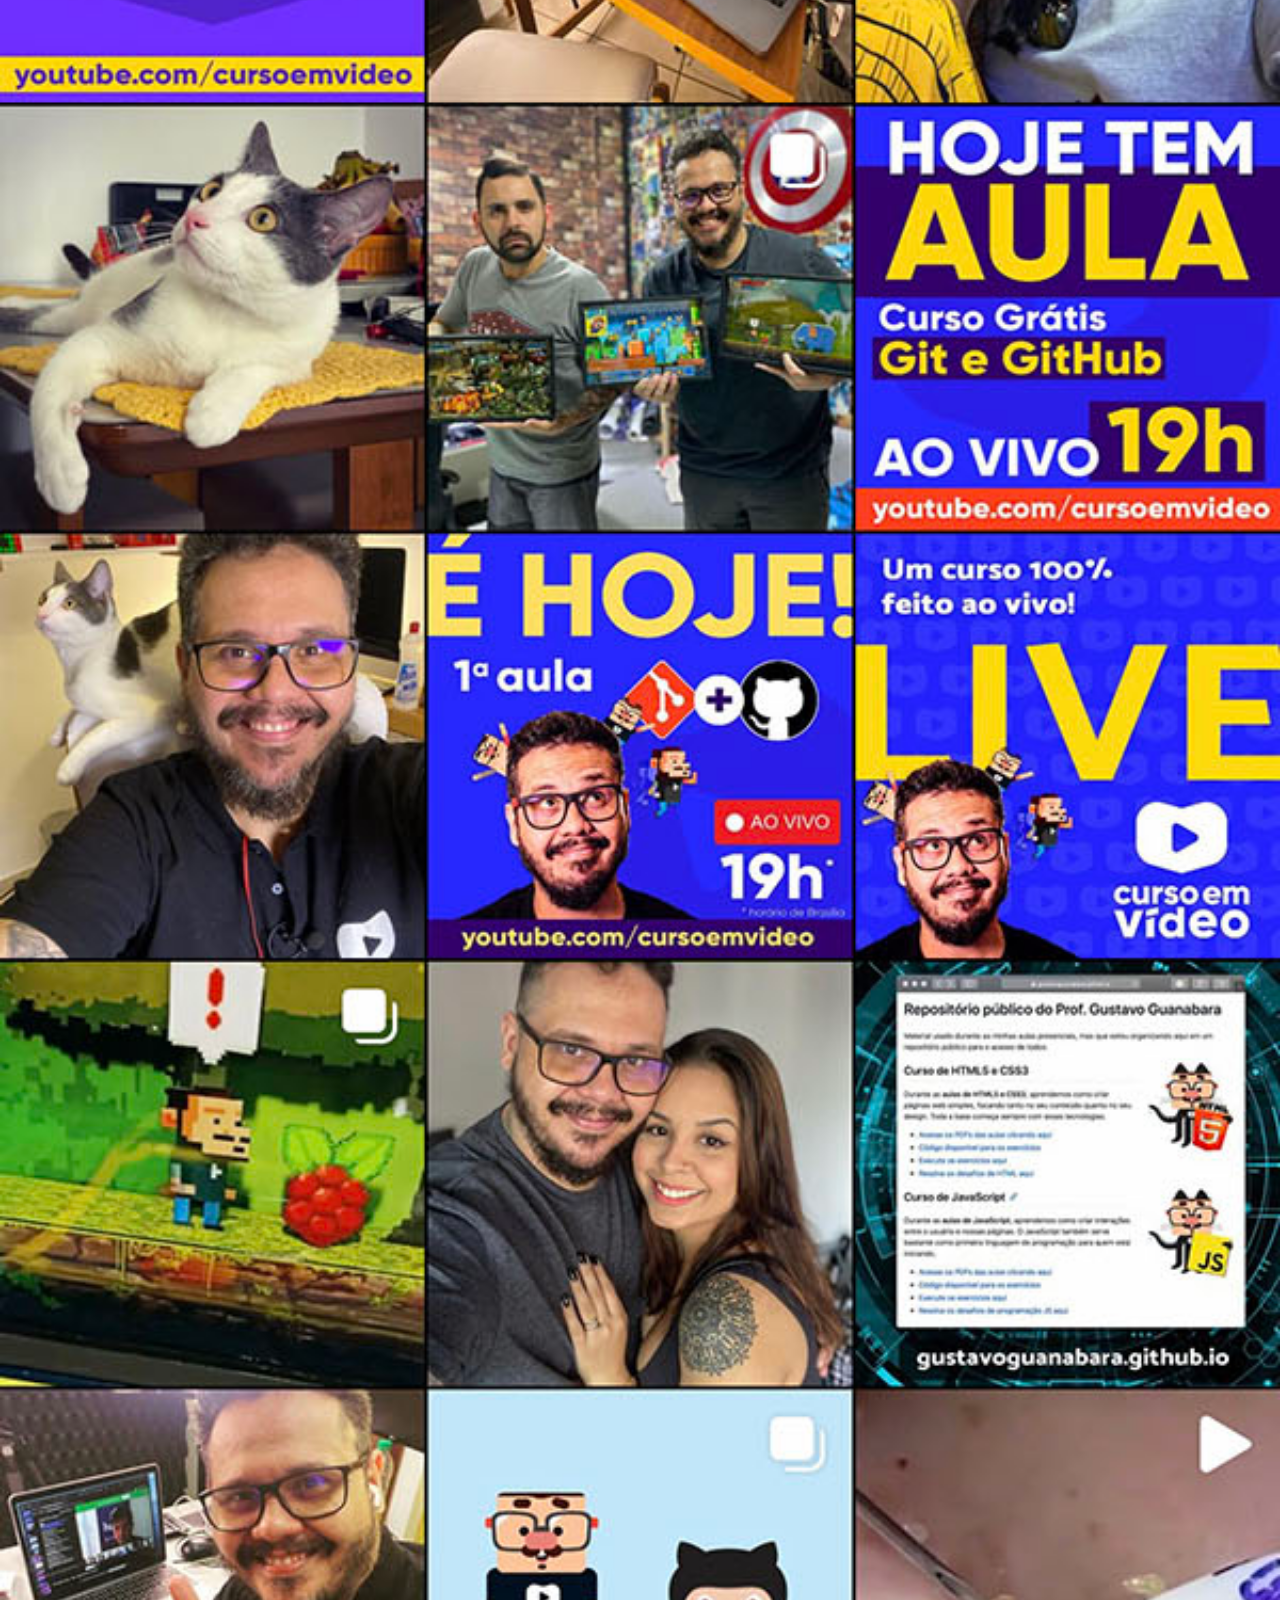
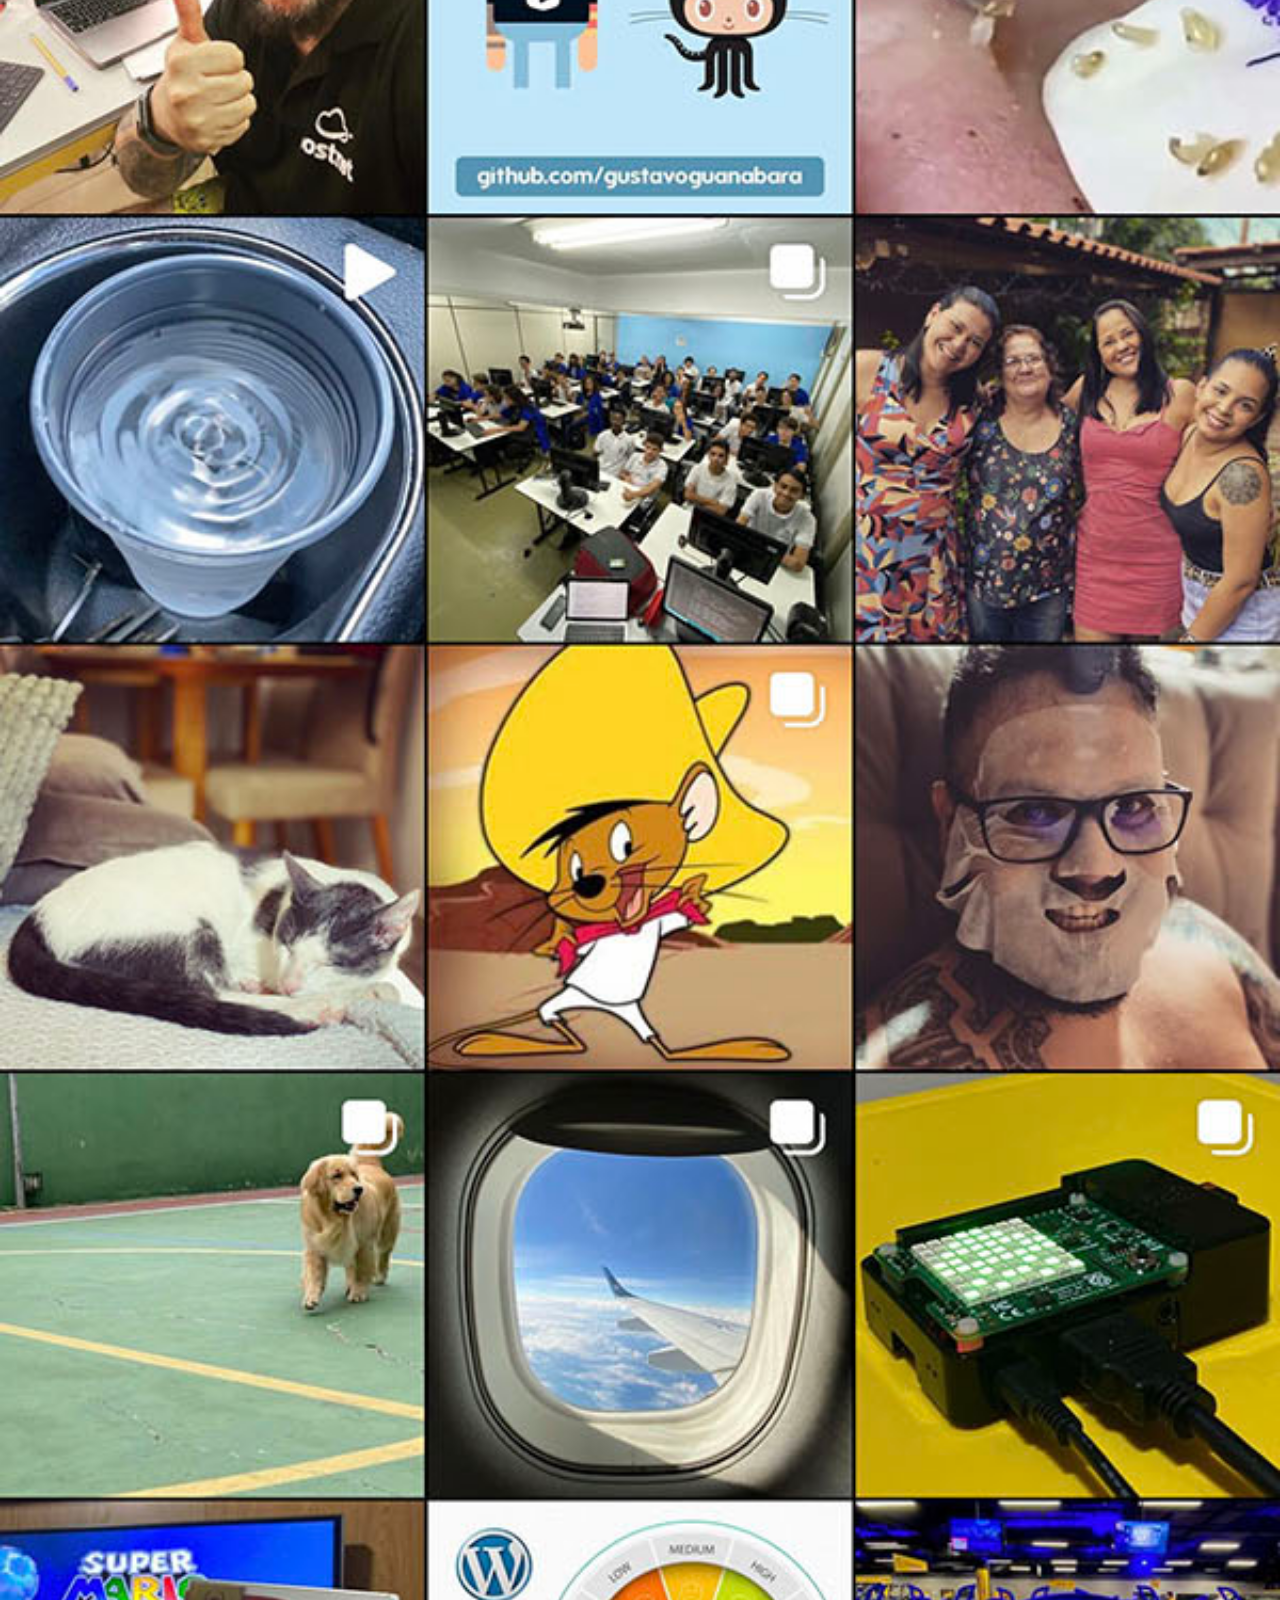
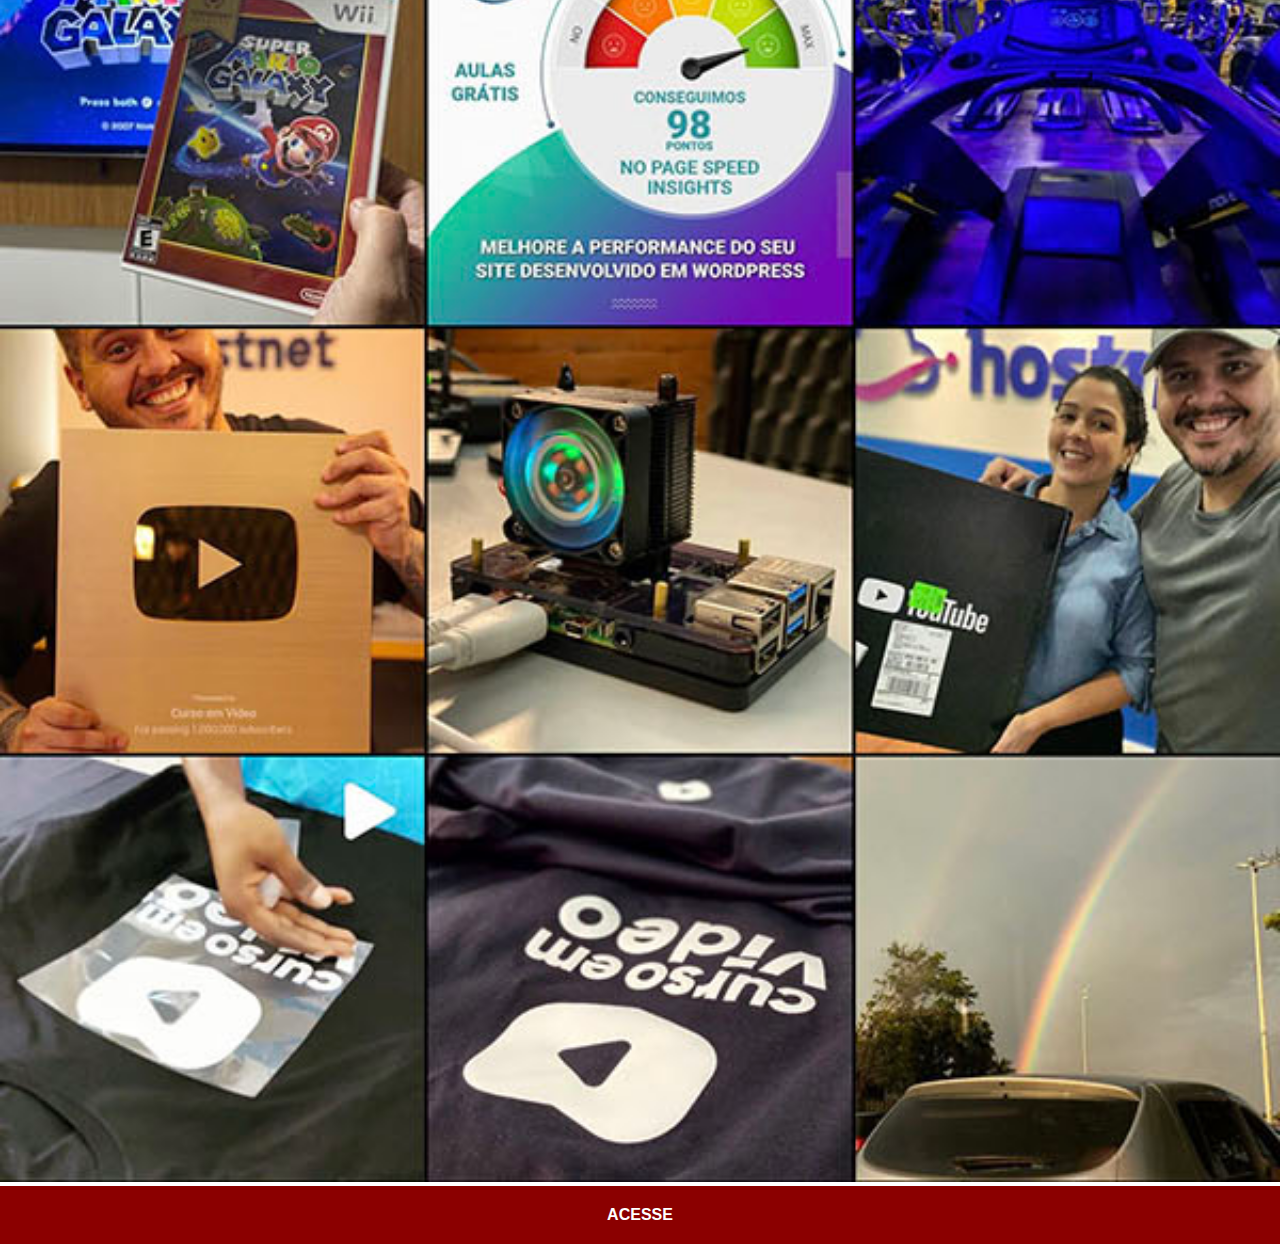
<file: instagram.html>
<!DOCTYPE html>
<html lang="pt-br">
<head>
    <meta charset="UTF-8">
    <meta name="viewport" content="width=device-width, initial-scale=1.0">
    <title>Instagram</title>
    <link rel="stylesheet" href="estilos/social.css">
</head>
<body>
    <img src="imagens/tela-instagram.jpg" alt="Instagram">
    <a href="https://www.instagram.com/gustavoguanabara/" target="_blank" rel="external">ACESSE</a>
</body>
</html>
</file>
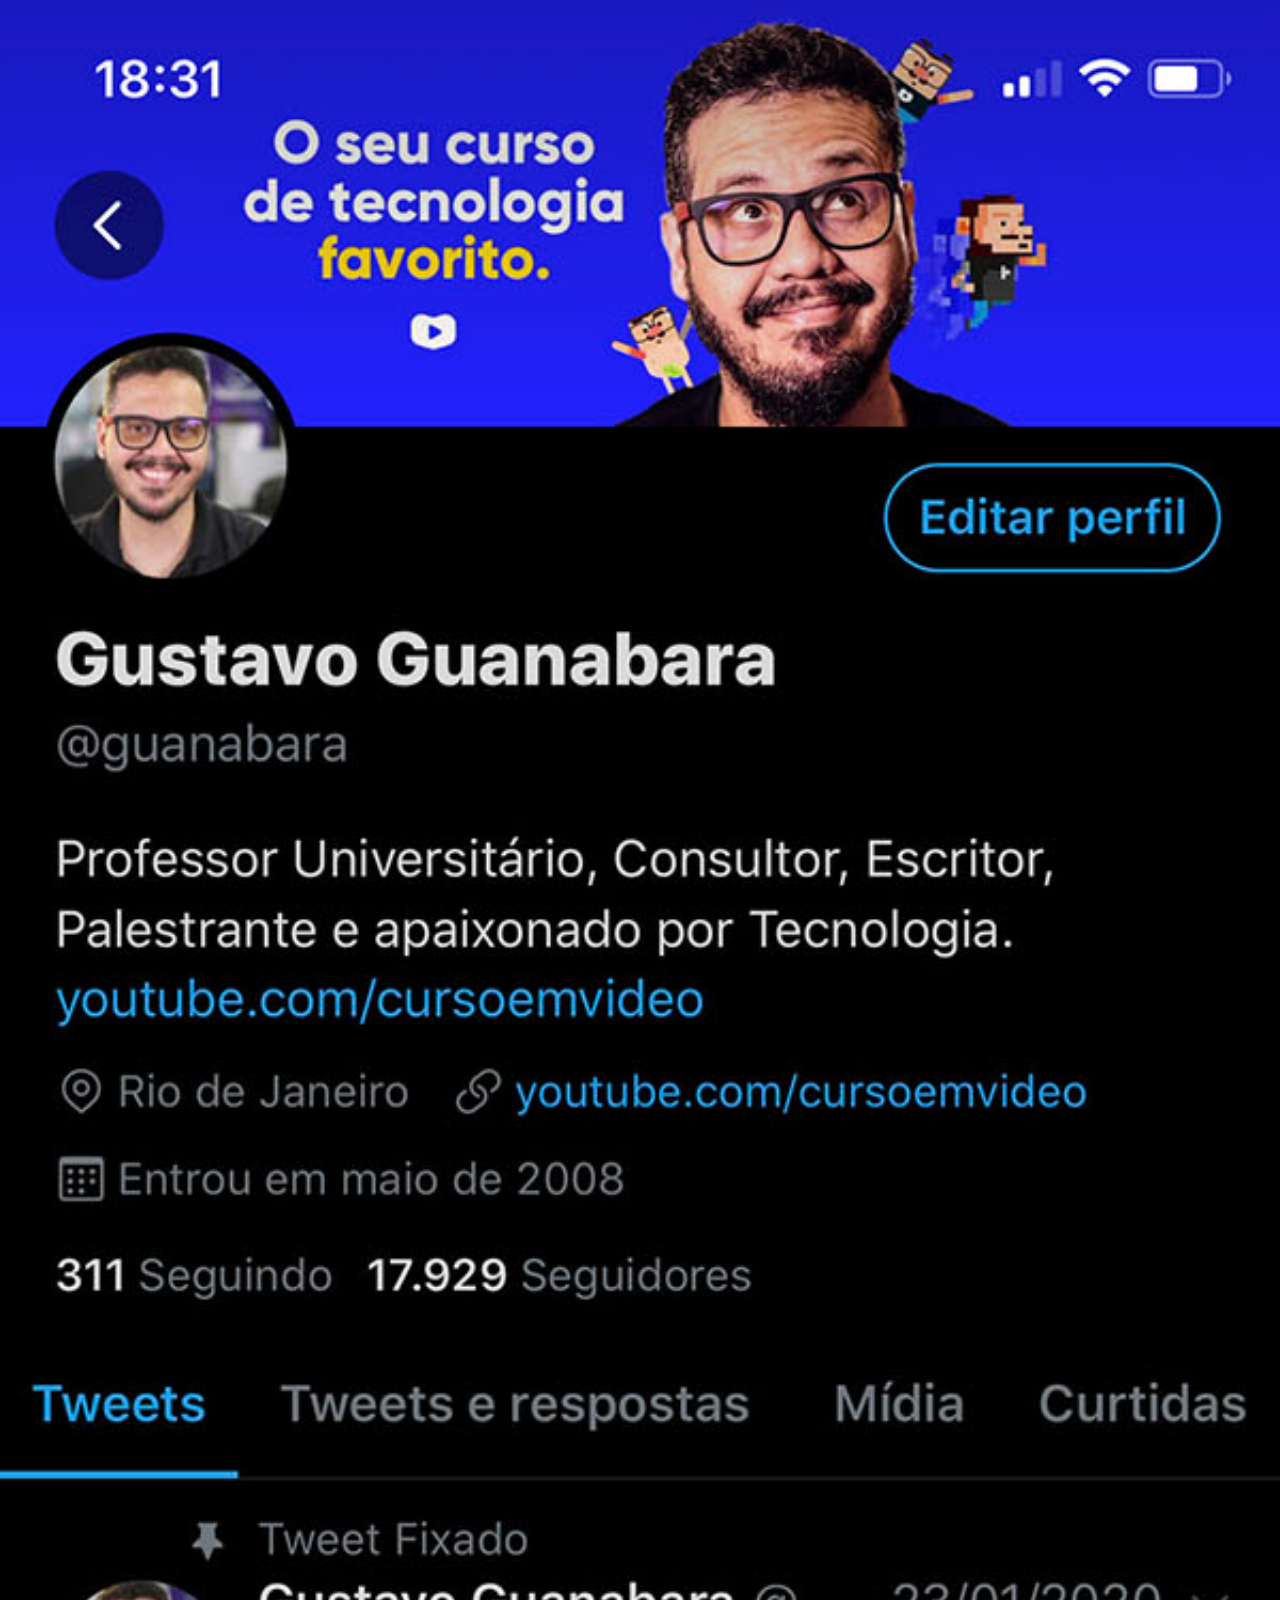
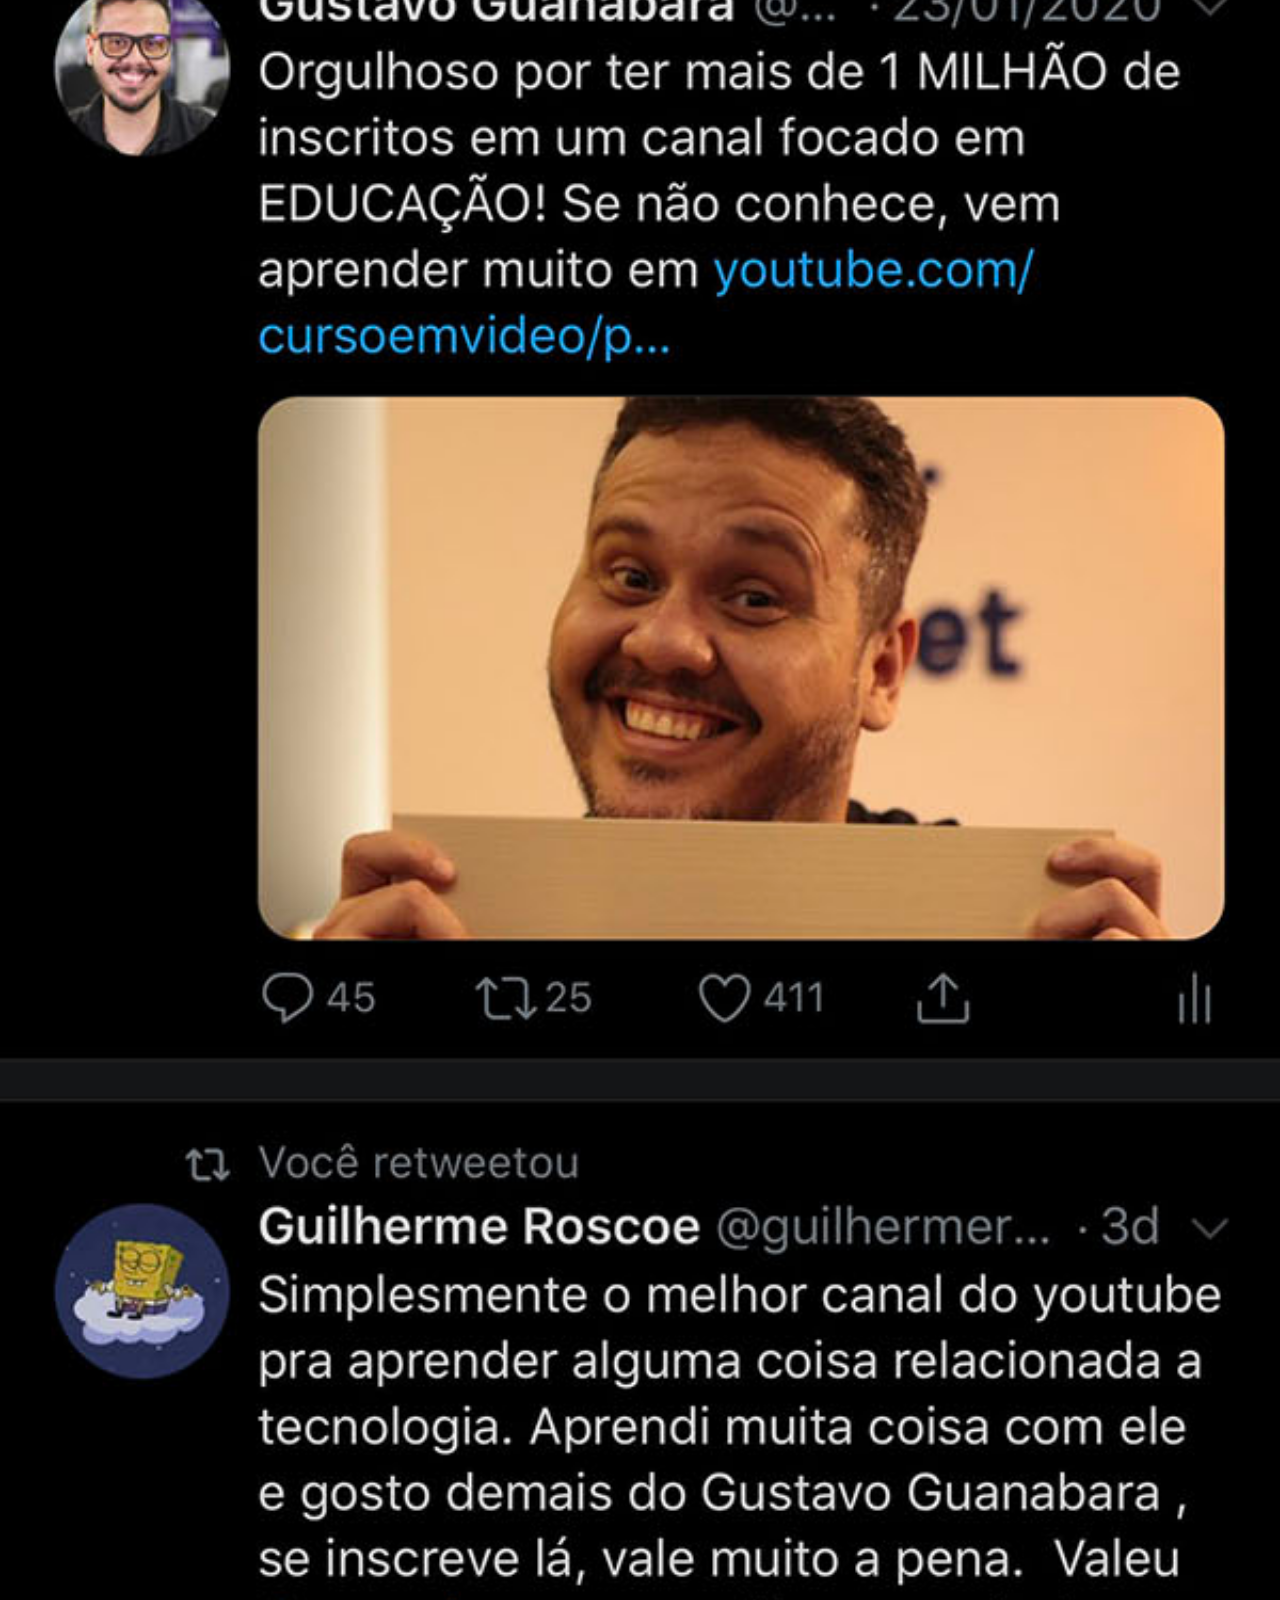
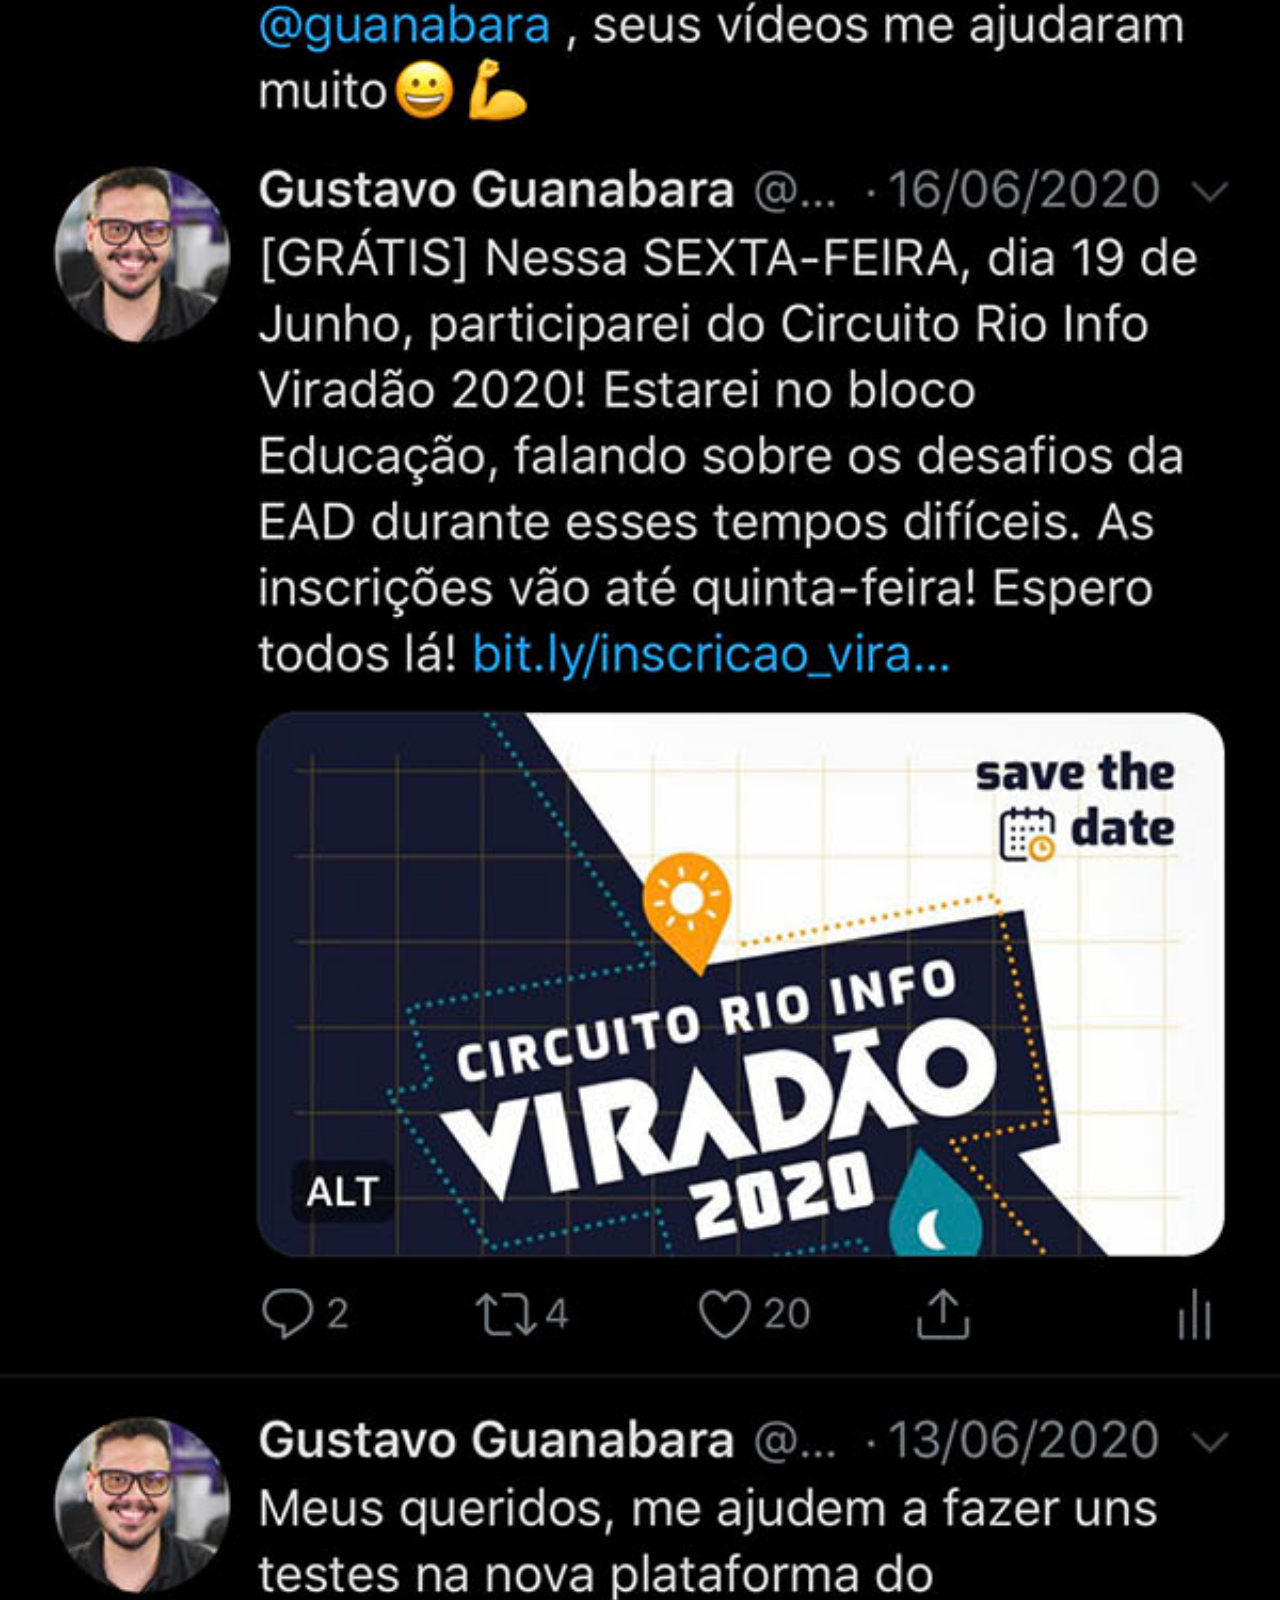
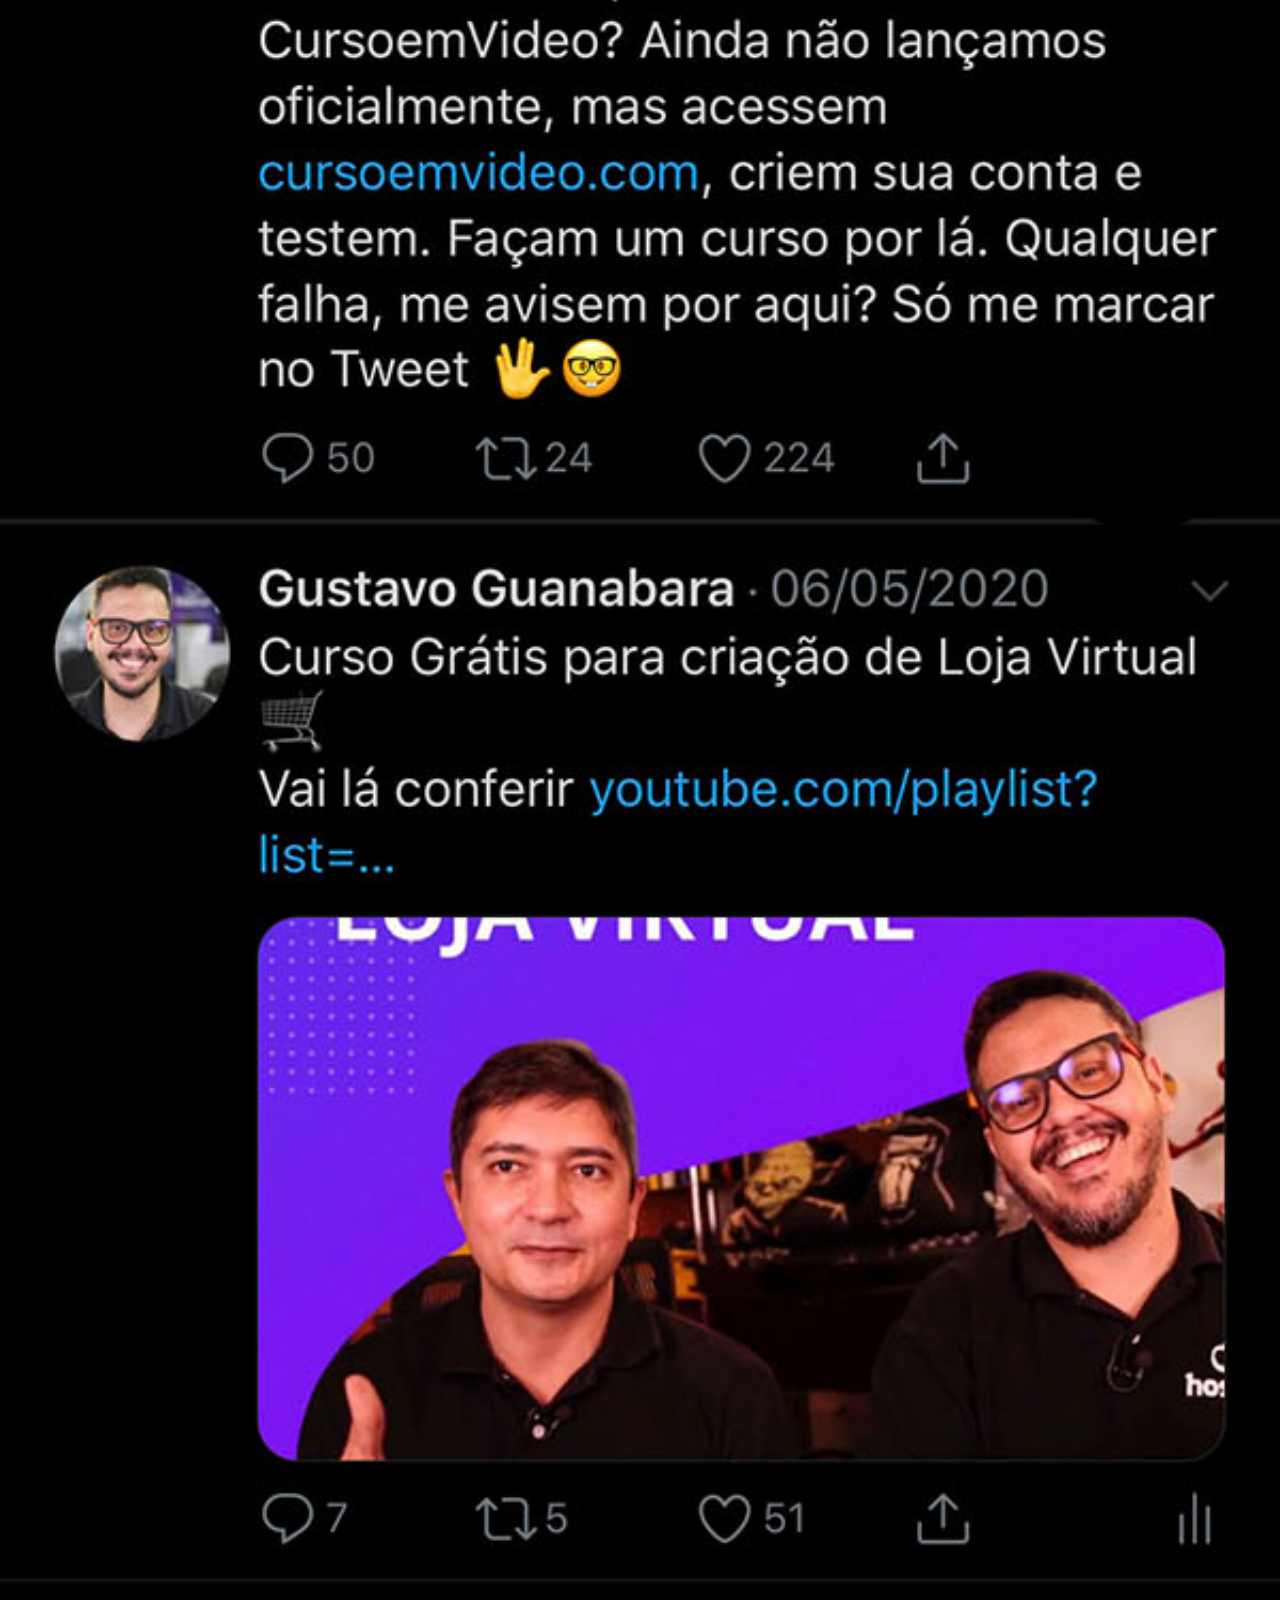
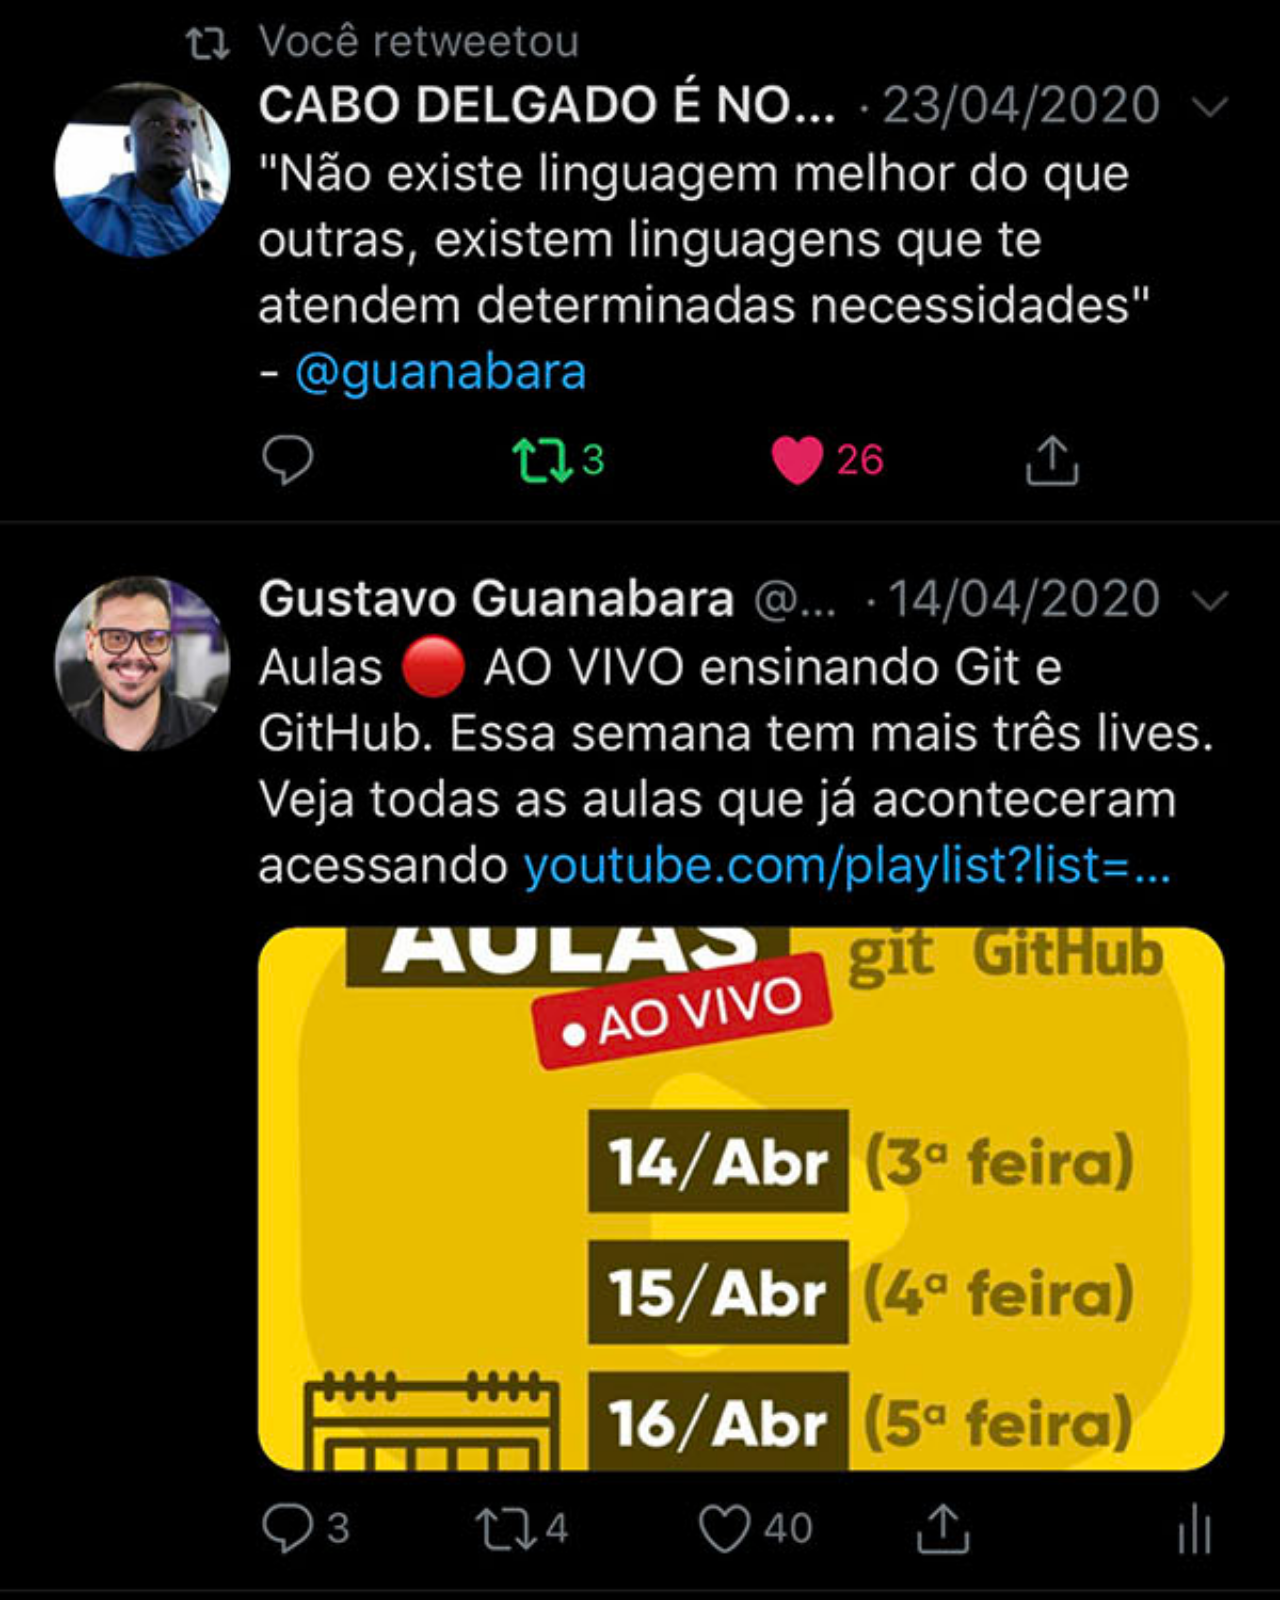
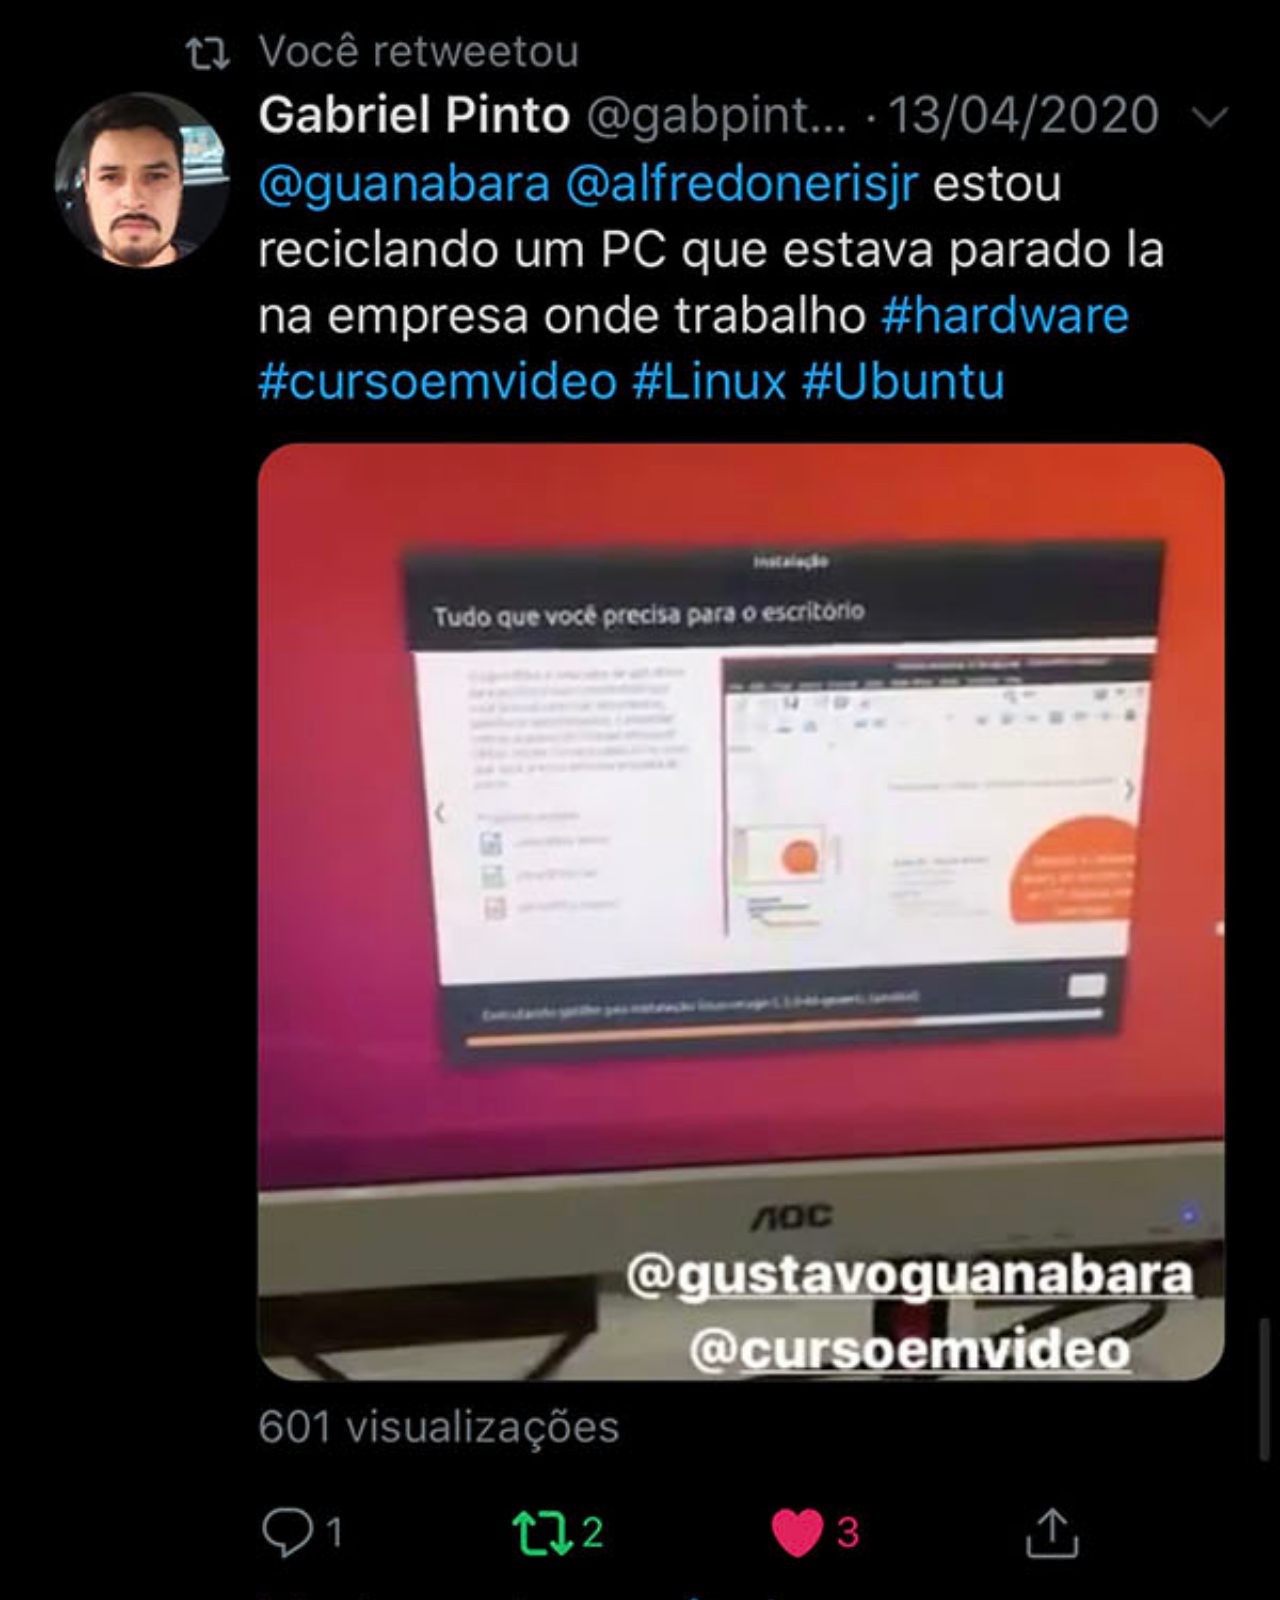
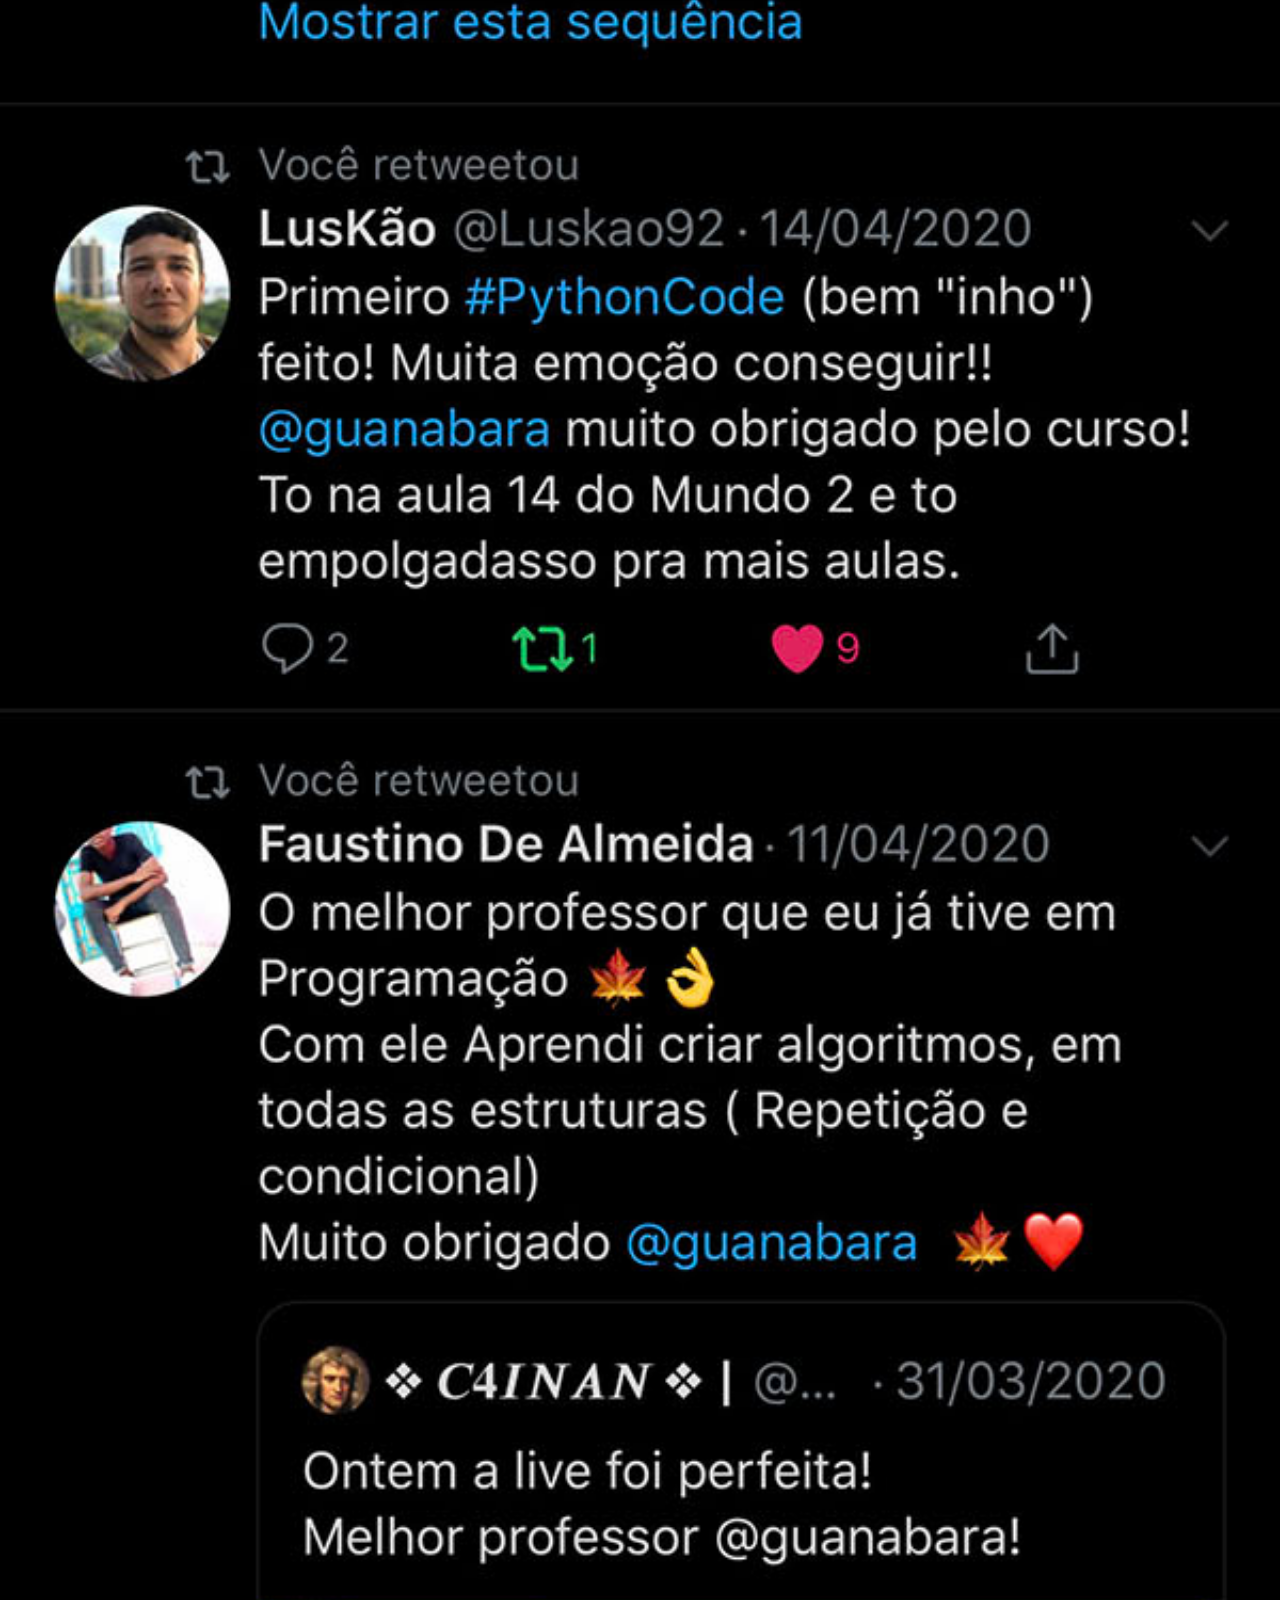
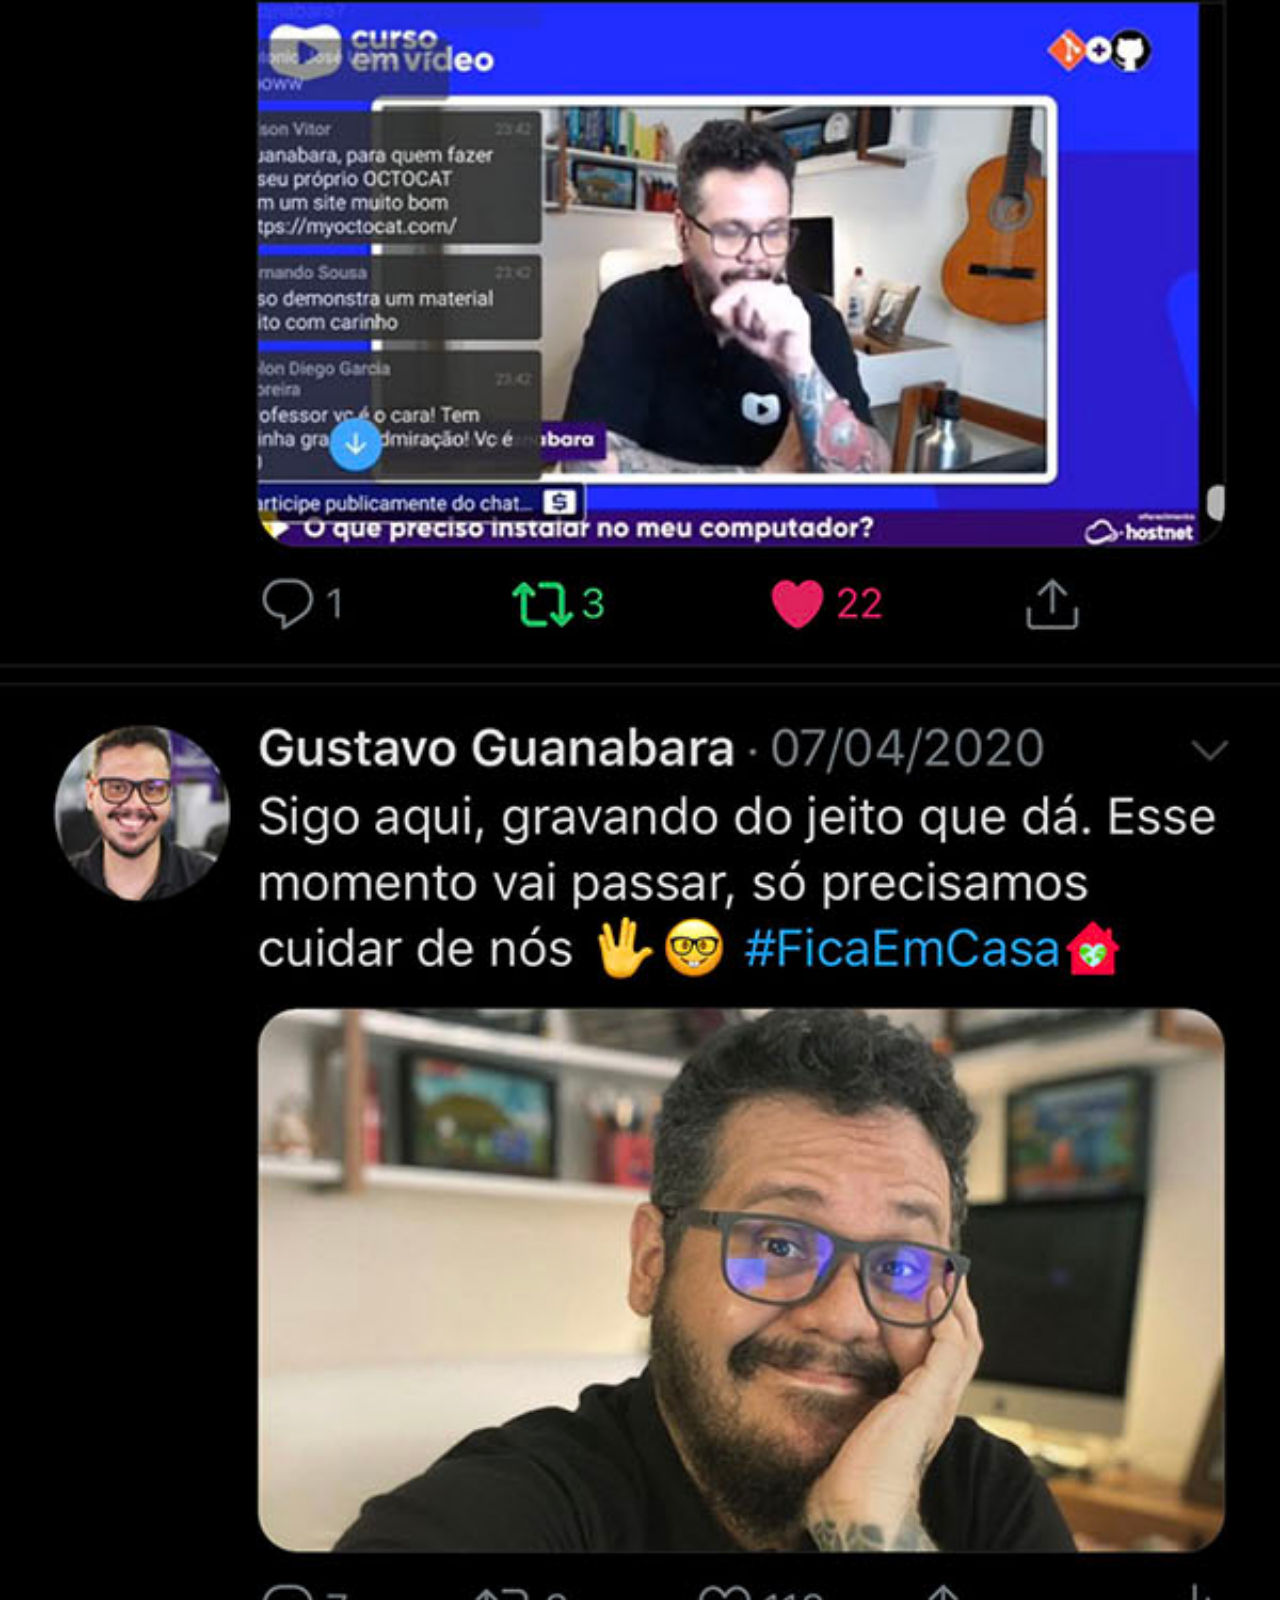
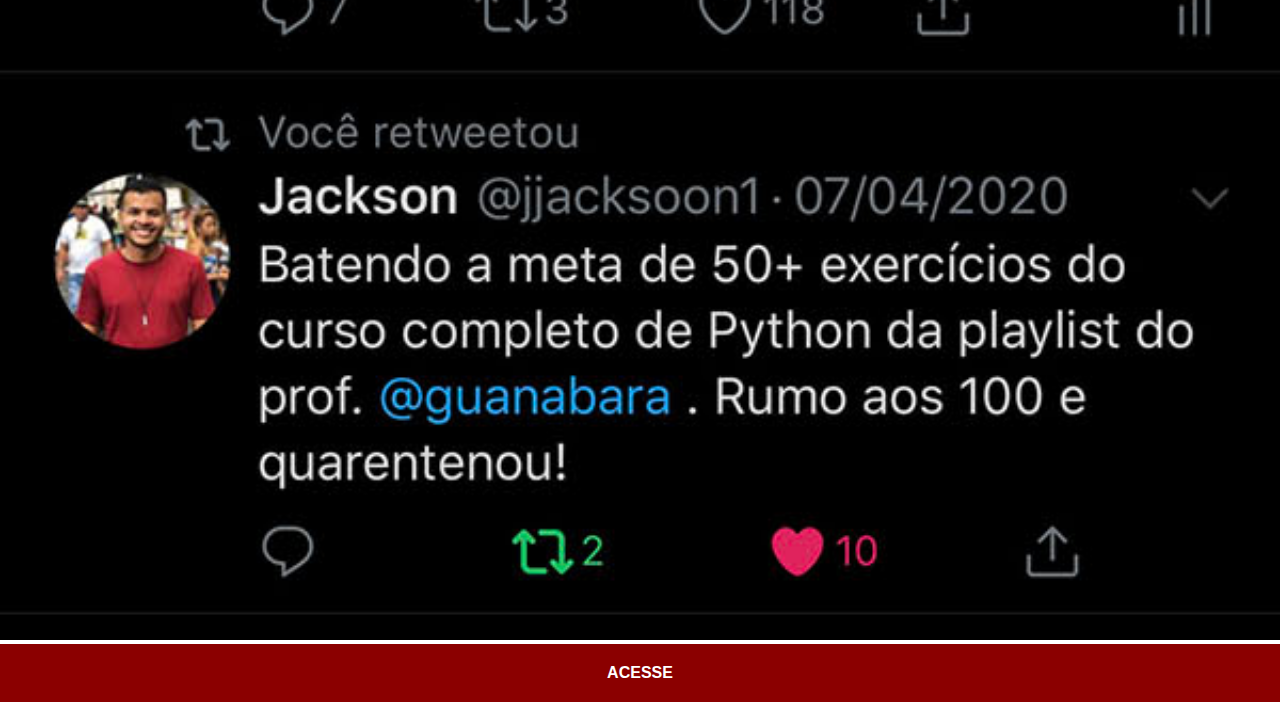
<file: twitter.html>
<!DOCTYPE html>
<html lang="pt-br">
<head>
    <meta charset="UTF-8">
    <meta name="viewport" content="width=device-width, initial-scale=1.0">
    <title>Twitter</title>
    <link rel="stylesheet" href="estilos/social.css">
</head>
<body>
    <img src="imagens/tela-twitter.jpg" alt="Twitter">
    <a href="https://x.com/guanabara" target="_blank" rel="external">ACESSE</a>
</body>
</html>
</file>
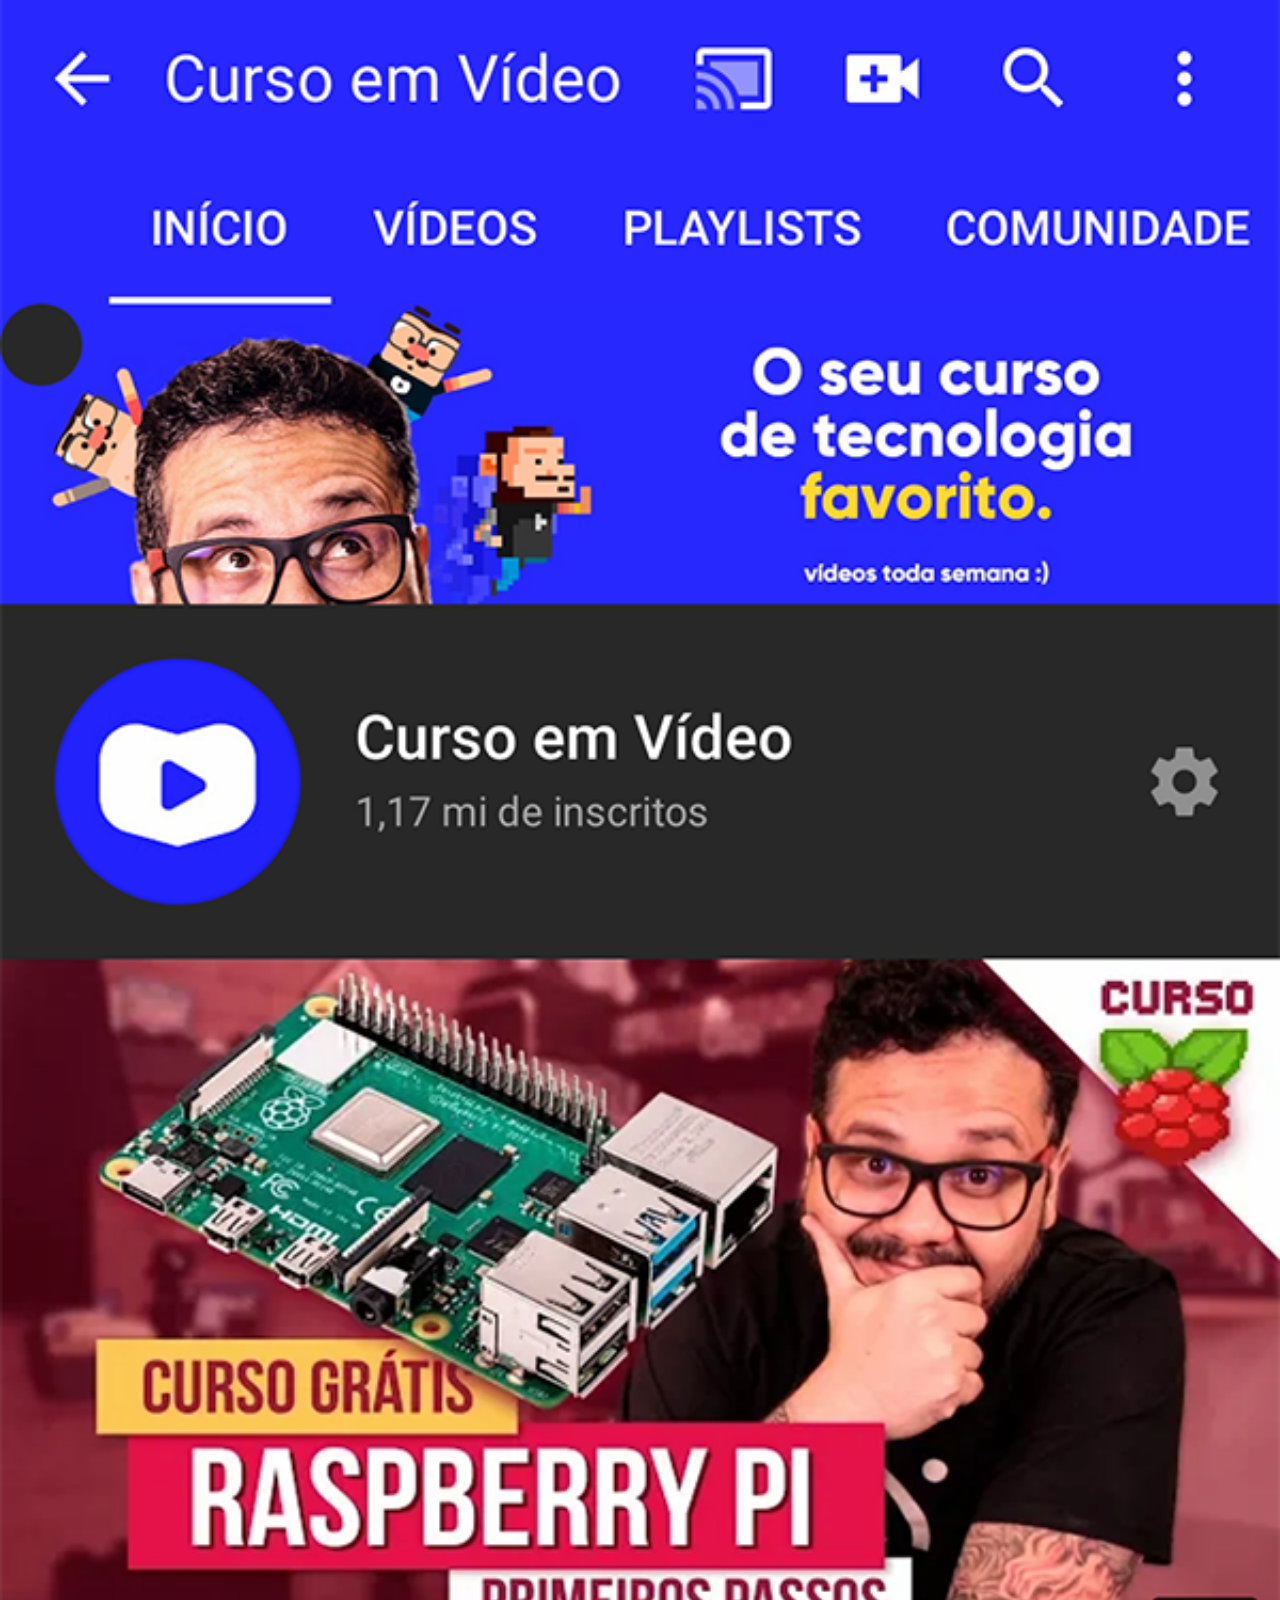
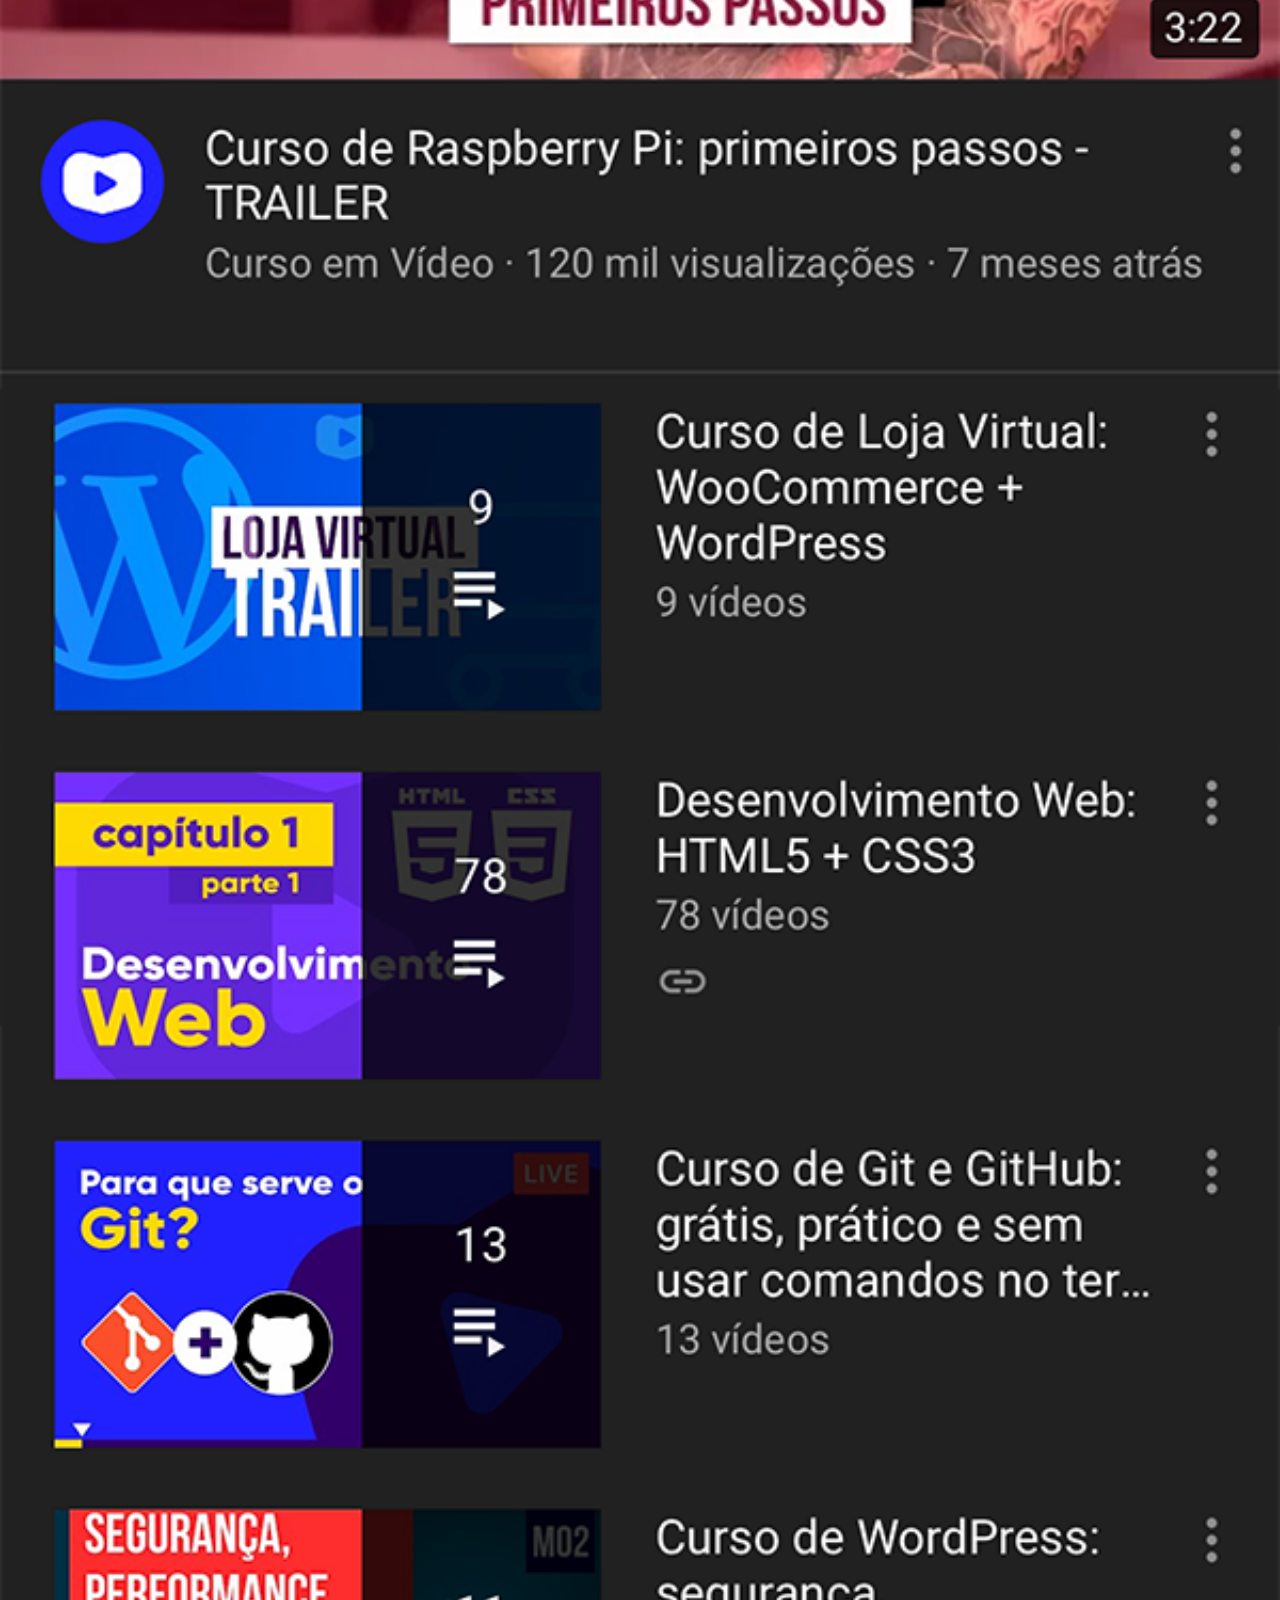
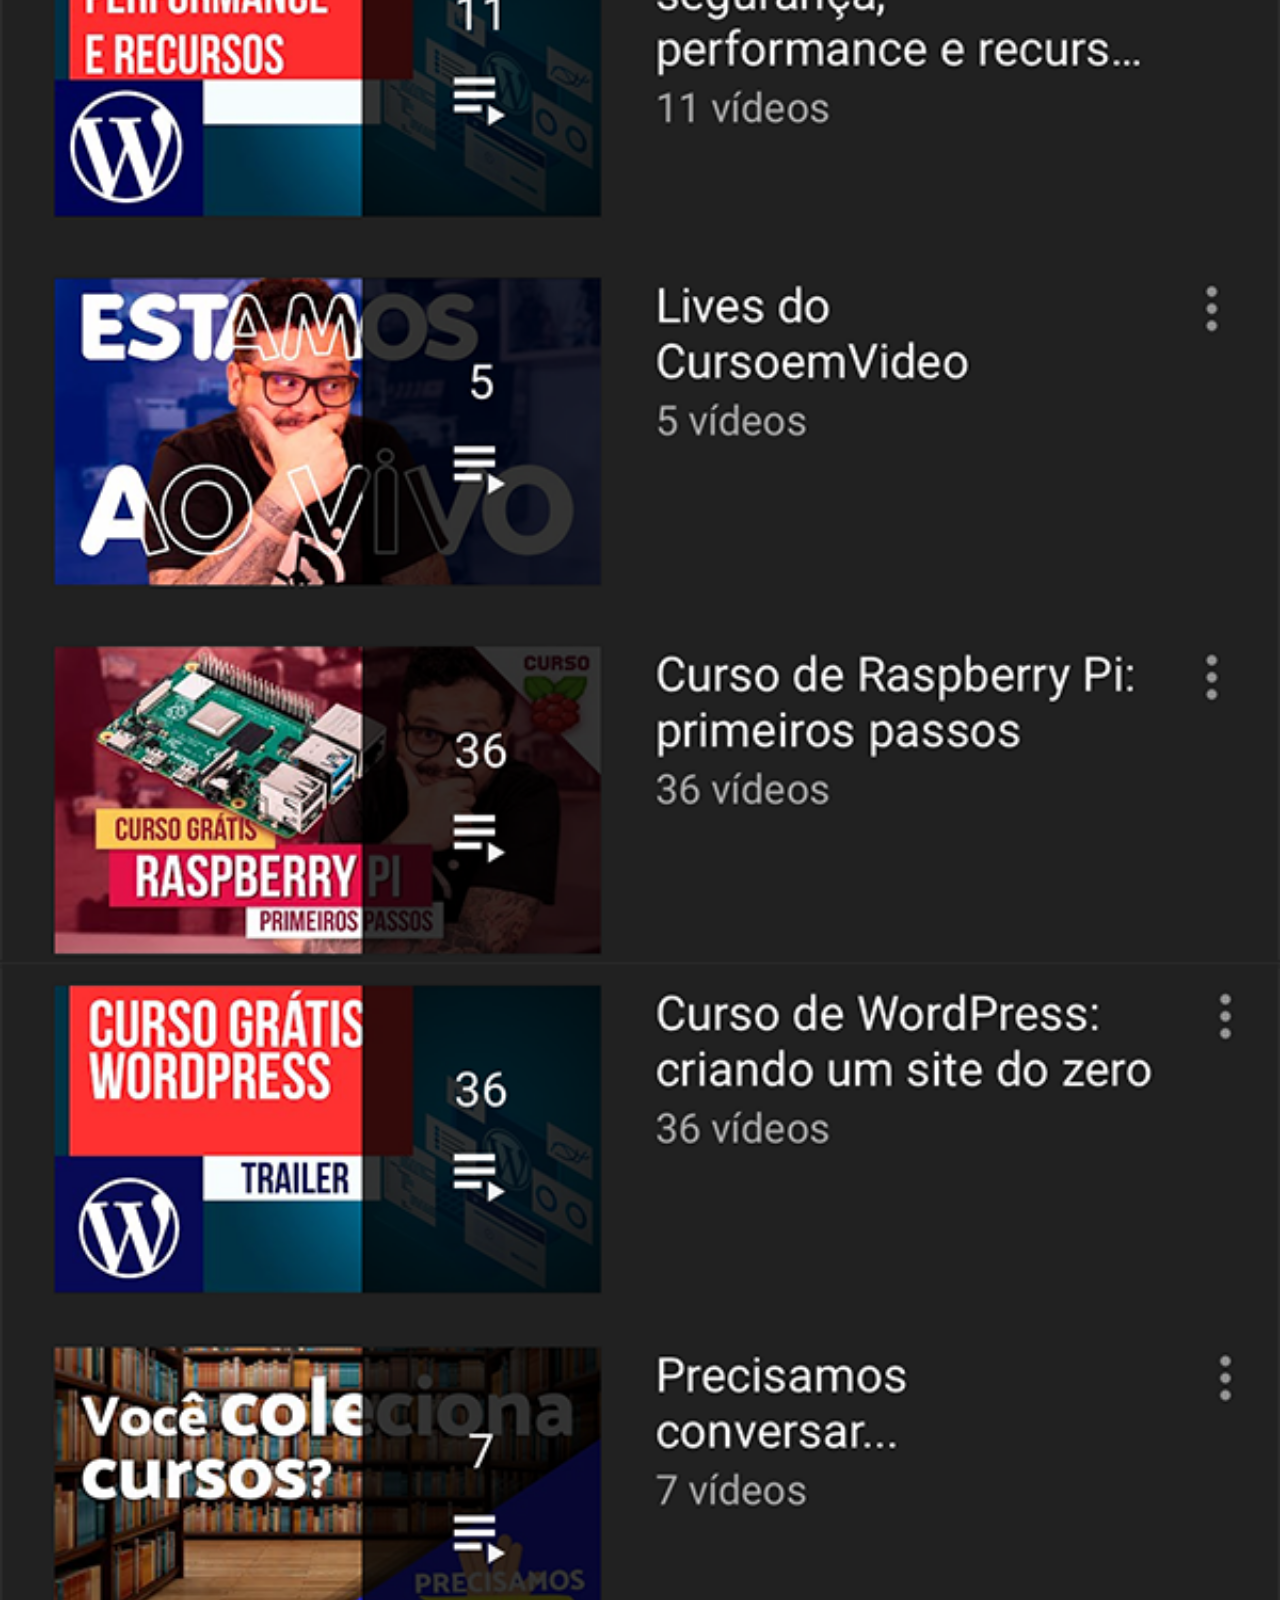
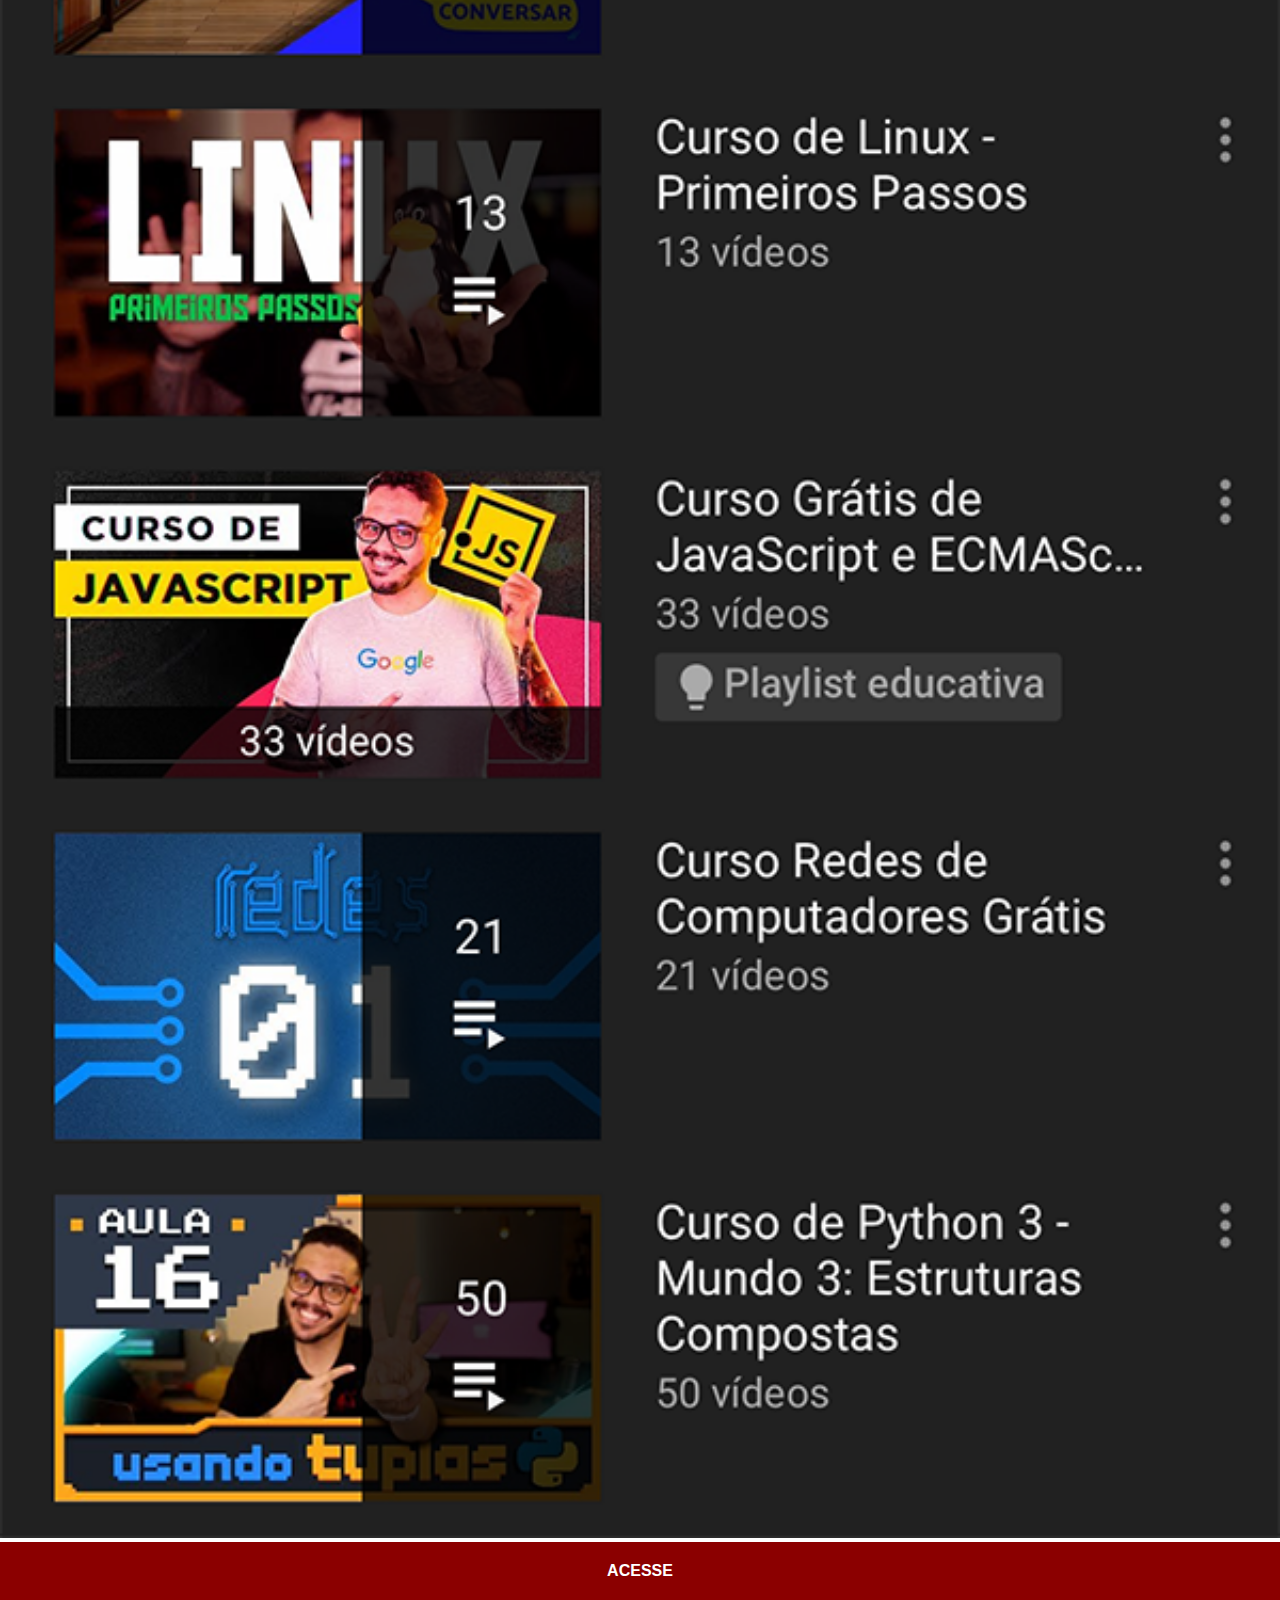
<file: youtube.html>
<!DOCTYPE html>
<html lang="pt-br">
<head>
    <meta charset="UTF-8">
    <meta name="viewport" content="width=device-width, initial-scale=1.0">
    <title>YouTube</title>
    <link rel="stylesheet" href="estilos/social.css">
</head>
<body>
    <img src="imagens/tela-youtube.png" alt="YouTube">
    <a href="https://www.youtube.com/c/CursoemV%C3%ADdeo" target="_blank" rel="external">ACESSE</a>
</body>
</html>
</file>
<file: estilos/style.css>
@charset "UTF-8";

* {
    margin: 0px;
    padding: 0px;
    font-family: Arial, Helvetica, sans-serif;
}

html, body {
    height: 100vh;
    width: 100vw;
    background-color: black;
}

body {
    background: url('../imagens/fundo-madeira.jpg') top center no-repeat fixed;
    background-size: cover;
}

main {
    position: relative;
    height: 100vh; 
}

section#telefone {
    position: absolute;
    top: 50%;
    left: 50%;
    transform: translate(-50%, -50%);
    height: 627px;
    width: 311px;
    background: url('../imagens/frame-iphone.png') no-repeat;
}

iframe#tela {
    position: relative;
    top: 80px;
    left: 22px;
    width: 267px;
    height: 471px;
}

section#redes-sociais {
    text-align: right;
    padding: 10px;
}

section#redes-sociais img {
    width: 50px;
    margin: 10px;
    border-radius: 50%;
    box-shadow: 2px 2px 5px rgba(0, 0, 0, 0.400);
    box-sizing: border-box;
}

section#redes-sociais img:hover {
    border: 2px solid rgba(255, 255, 255, 0.637);
    transform: translate(-3px, -3px);
    box-shadow: 5px 5px 10px rgba(0, 0, 0, 0.589);
    transition: transform .5s, border .5s;
}
</file>
<file: estilos/social.css>
@charset "UTF-8";

* {
    margin: 0px;
    padding: 0px;
    font-family: Arial, Helvetica, sans-serif;
}

::-webkit-scrollbar {
    width: 0px;
    height: 0px;
}

img {
    width: 100vw;
}

a {
    display: block;
    background-color: darkred;
    color: white;
    padding: 20px;
    text-align: center;
    font-weight: bolder;
    text-decoration: none;
}

a:hover {
    background-color: red;
}
</file>
